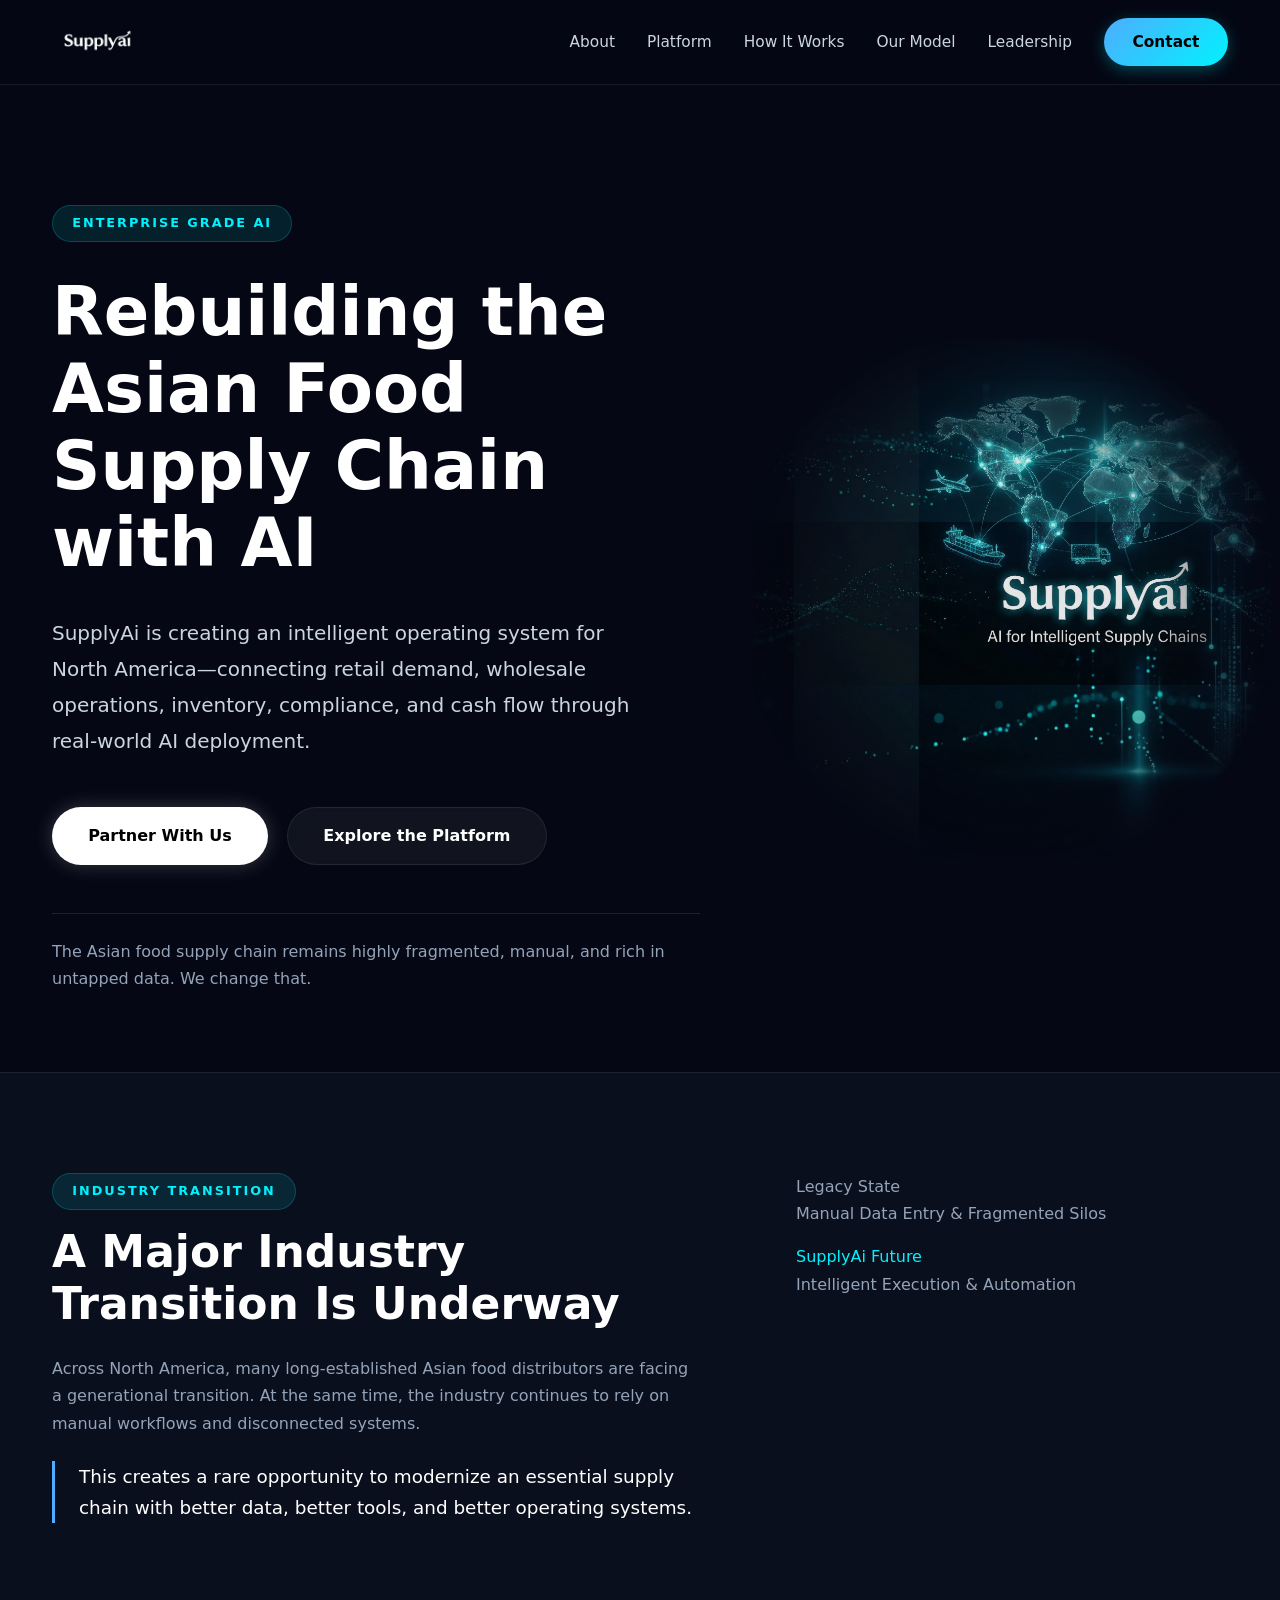
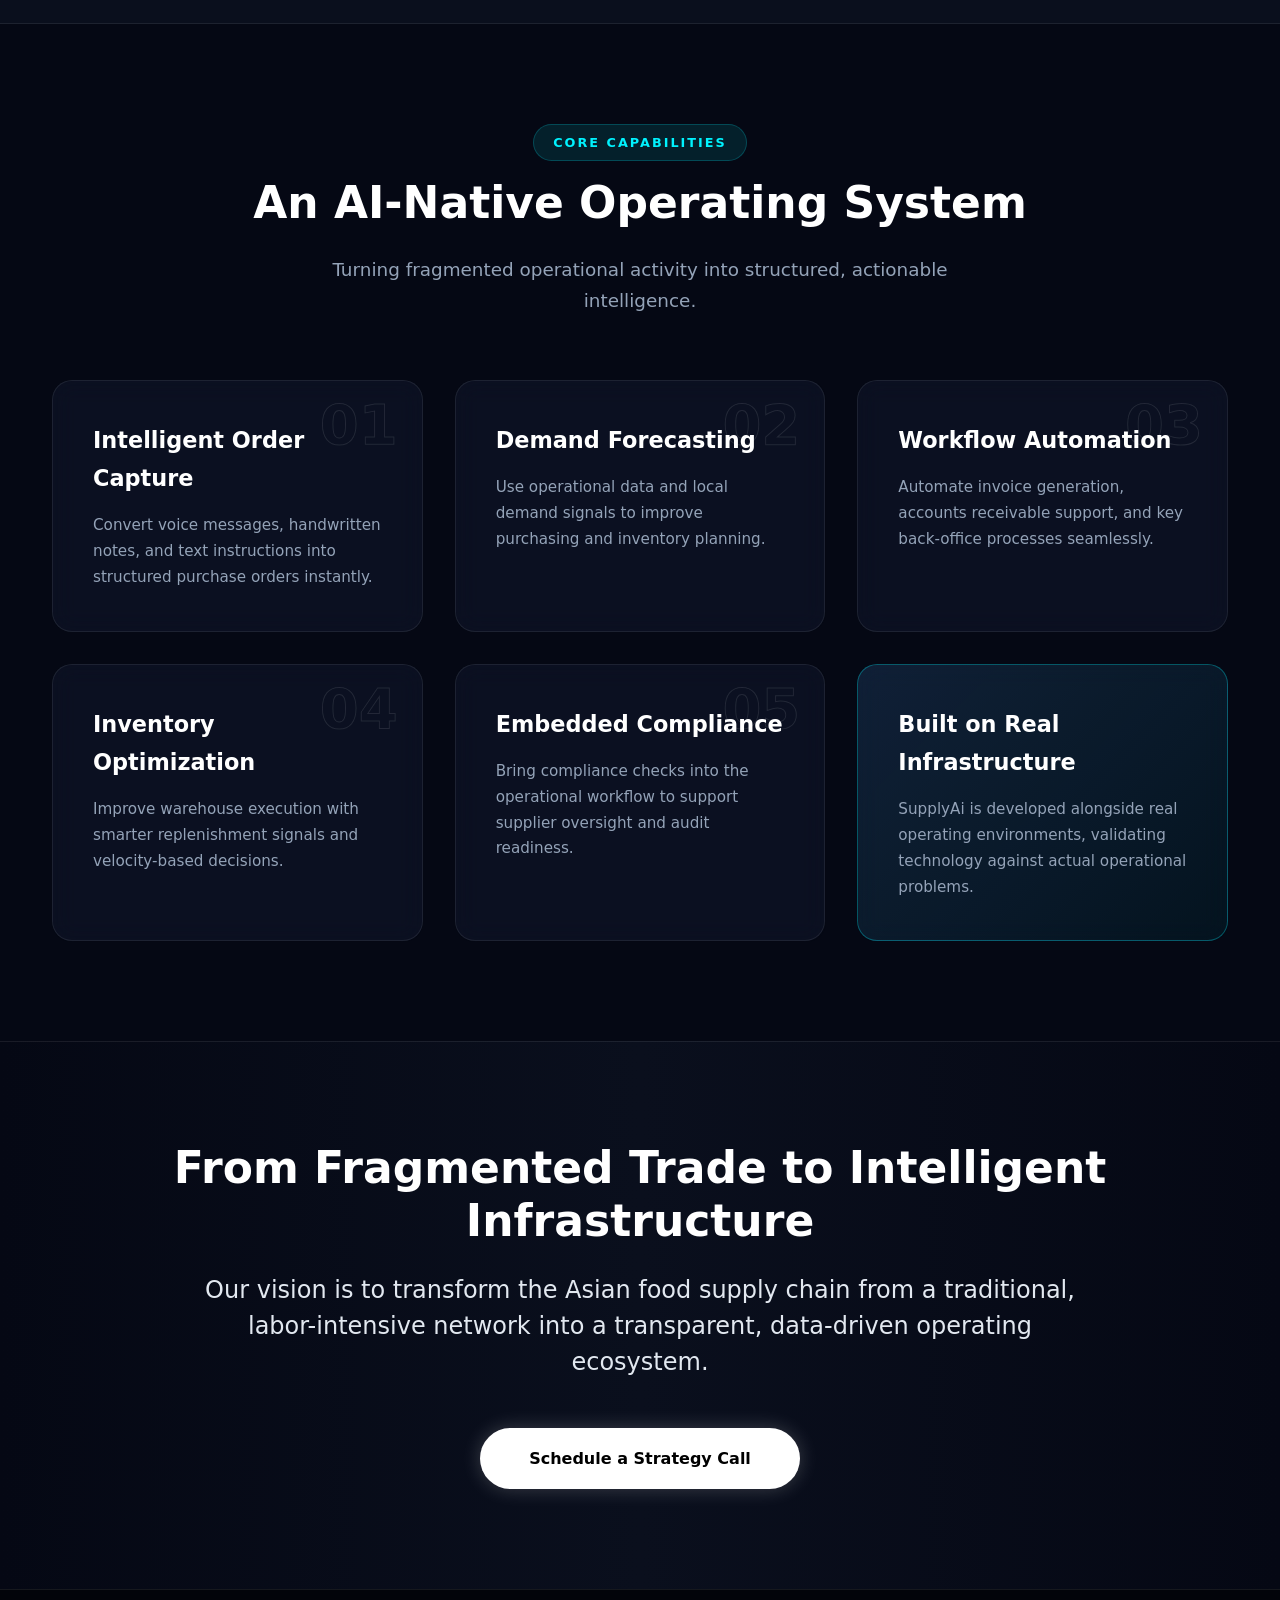
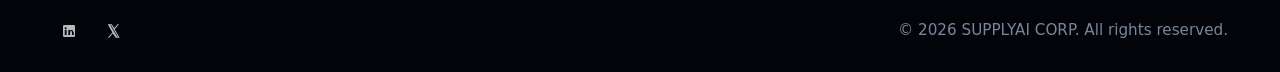
<file: index.html>
<!DOCTYPE html>
<html lang="en">
<head>
  <meta charset="UTF-8">
  <meta name="viewport" content="width=device-width, initial-scale=1.0">
  <meta name="description" content="SupplyAi is building an AI-native operating system for the Asian food supply chain in North America.">
  <title>SupplyAi | AI-Native Operating System for Food Distribution</title>
  <link rel="stylesheet" href="style.css">
  <link rel="icon" type="image/png" href="favicon.ico" />
</head>
<body>

<header class="main-header">
  <div class="container nav-wrapper">
    <a href="index.html" class="logo" aria-label="SupplyAi Home">
      <img src="icon.png" alt="SupplyAi Logo" class="logo-img">
    </a>

    <nav>
      <ul class="nav-links">
        <li><a href="about.html">About</a></li>
        <li><a href="platform.html">Platform</a></li>
        <li><a href="how-it-works.html">How It Works</a></li>
        <li><a href="model.html">Our Model</a></li>
        <li><a href="leadership.html">Leadership</a></li>
        <li><a href="contact.html" class="nav-cta">Contact</a></li>
      </ul>
    </nav>
  </div>
</header>

<section class="hero">
  <div class="container hero-grid">
    <div class="hero-content">
      <span class="section-label" style="margin-bottom: 2rem;">Enterprise Grade AI</span>
      <h1 class="hero-headline">Rebuilding the Asian Food Supply Chain with AI</h1>
      <p class="hero-subheadline">
        SupplyAi is creating an intelligent operating system for North America—connecting retail demand, wholesale operations, inventory, compliance, and cash flow through real-world AI deployment.
      </p>

      <div class="cta-group" style="margin-top: 1rem;">
        <a href="contact.html" class="btn btn-primary">Partner With Us</a>
        <a href="platform.html" class="btn btn-secondary">Explore the Platform</a>
      </div>

      <div class="hero-support">
        <p>The Asian food supply chain remains highly fragmented, manual, and rich in untapped data. We change that.</p>
      </div>
    </div>

    <div class="hero-image hologram-effect">
      <img src="ai-supply-chain-visual.jpg" alt="SupplyAi Global Intelligence">
    </div>
  </div>

  <!--
  <div class="container">
    <div class="hero-metrics-bar">
      <div class="metric-item">
        <h4 class="metric-number">30%</h4>
        <p class="metric-text">OpEx Efficiency Gain</p>
      </div>
      <div class="divider"></div>
      <div class="metric-item">
        <h4 class="metric-number">10x</h4>
        <p class="metric-text">Data Structuring Speed</p>
      </div>
      <div class="divider"></div>
      <div class="metric-item">
        <h4 class="metric-number">API</h4>
        <p class="metric-text">Seamless ERP Sync</p>
      </div>
    </div>
  </div>
  -->
</section>

<section class="section section-why bg-light">
  <div class="container">
    <div class="hero-grid" style="align-items: flex-start;">
      <div class="hero-content">
        <span class="section-label">Industry Transition</span>
        <h2 class="section-title">A Major Industry Transition Is Underway</h2>
        <div class="text-block">
          <p style="margin-bottom: 1.5rem;">Across North America, many long-established Asian food distributors are facing a generational transition. At the same time, the industry continues to rely on manual workflows and disconnected systems.</p>
          <p style="font-size: 1.15rem; border-left: 3px solid var(--accent-blue); padding-left: 1.5rem; color: #ffffff; font-weight: 500;">
            This creates a rare opportunity to modernize an essential supply chain with better data, better tools, and better operating systems.
          </p>
        </div>
      </div>

      <div class="transition-visual">
        <div class="status-item">
          <span class="status-label">Legacy State</span>
          <div class="status-bar"><div class="bar-fill legacy" style="width: 85%;"></div></div>
          <span class="status-desc" style="color: #94a3b8;">Manual Data Entry & Fragmented Silos</span>
        </div>
        <div class="status-item" style="margin-top: 1rem;">
          <span class="status-label" style="color: var(--accent-cyan);">SupplyAi Future</span>
          <div class="status-bar"><div class="bar-fill future" style="width: 100%;"></div></div>
          <span class="status-desc">Intelligent Execution & Automation</span>
        </div>
      </div>
    </div>
  </div>
</section>

<section class="section section-capabilities">
  <div class="container">
    <div class="section-header text-center">
      <span class="section-label">Core Capabilities</span>
      <h2 class="section-title">An AI-Native Operating System</h2>
      <p style="max-width: 700px; margin: 0 auto; font-size: 1.15rem;">Turning fragmented operational activity into structured, actionable intelligence.</p>
    </div>

    <div class="grid-capabilities">
      <div class="card">
        <div class="card-num">01</div>
        <h4>Intelligent Order Capture</h4>
        <p>Convert voice messages, handwritten notes, and text instructions into structured purchase orders instantly.</p>
      </div>
      <div class="card">
        <div class="card-num">02</div>
        <h4>Demand Forecasting</h4>
        <p>Use operational data and local demand signals to improve purchasing and inventory planning.</p>
      </div>
      <div class="card">
        <div class="card-num">03</div>
        <h4>Workflow Automation</h4>
        <p>Automate invoice generation, accounts receivable support, and key back-office processes seamlessly.</p>
      </div>
      <div class="card">
        <div class="card-num">04</div>
        <h4>Inventory Optimization</h4>
        <p>Improve warehouse execution with smarter replenishment signals and velocity-based decisions.</p>
      </div>
      <div class="card">
        <div class="card-num">05</div>
        <h4>Embedded Compliance</h4>
        <p>Bring compliance checks into the operational workflow to support supplier oversight and audit readiness.</p>
      </div>
      <div class="card featured-card">
        <h4>Built on Real Infrastructure</h4>
        <p>SupplyAi is developed alongside real operating environments, validating technology against actual operational problems.</p>
      </div>
    </div>
  </div>
</section>

<section class="section" style="background: linear-gradient(to right, #050814, #0a0f1d, #050814); border-top: 1px solid var(--glass-border);">
  <div class="container text-center">
    <h2 class="section-title">From Fragmented Trade to Intelligent Infrastructure</h2>
    <p style="font-size: 1.5rem; max-width: 900px; margin: 0 auto; font-weight: 400; line-height: 1.5; color: #e2e8f0;">Our vision is to transform the Asian food supply chain from a traditional, labor-intensive network into a transparent, data-driven operating ecosystem.</p>

    <div style="margin-top: 3rem;">
      <a href="contact.html" class="btn btn-primary" style="padding: 1rem 3rem;">Schedule a Strategy Call</a>
    </div>
  </div>
</section>

<footer class="footer">
  <div class="container footer-grid">
    <div class="footer-social">
      <a href="https://www.linkedin.com/company/supplyai-solutions/?viewAsMember=true"
         target="_blank"
         rel="noopener noreferrer"
         aria-label="LinkedIn">
        <svg viewBox="0 0 24 24" fill="currentColor" class="social-icon" aria-hidden="true">
          <path d="M19 3A2 2 0 0 1 21 5V19A2 2 0 0 1 19 21H5A2 2 0 0 1 3 19V5A2 2 0 0 1 5 3H19ZM8.34 10.67H5.67V18H8.34V10.67ZM7 6.42A1.58 1.58 0 1 0 7 9.58A1.58 1.58 0 1 0 7 6.42ZM18.33 13.53C18.33 11.12 16.86 10.34 15.5 10.34C14.4 10.34 13.91 10.95 13.67 11.38V10.67H11V18H13.67V14.07C13.67 13.03 13.87 12.02 15.16 12.02C16.43 12.02 16.45 13.21 16.45 14.14V18H19.12V13.53H18.33Z"/>
        </svg>
      </a>

      <a href="https://x.com/Supplyaiusa"
         target="_blank"
         rel="noopener noreferrer"
         aria-label="X">
        <svg viewBox="0 0 24 24" fill="currentColor" class="social-icon" aria-hidden="true">
          <path d="M18.9 2H21L14.56 9.36L22 22H16.18L11.62 15.92L6.33 22H4.22L11.11 14.08L4 2H9.97L14.09 7.56L18.9 2ZM18.16 20.73H19.33L9.34 3.2H8.08L18.16 20.73Z"/>
        </svg>
      </a>
    </div>

    <div class="footer-copyright">
      <p>&copy; 2026 SUPPLYAI CORP. All rights reserved.</p>
    </div>
  </div>
</footer>

</body>
</file>
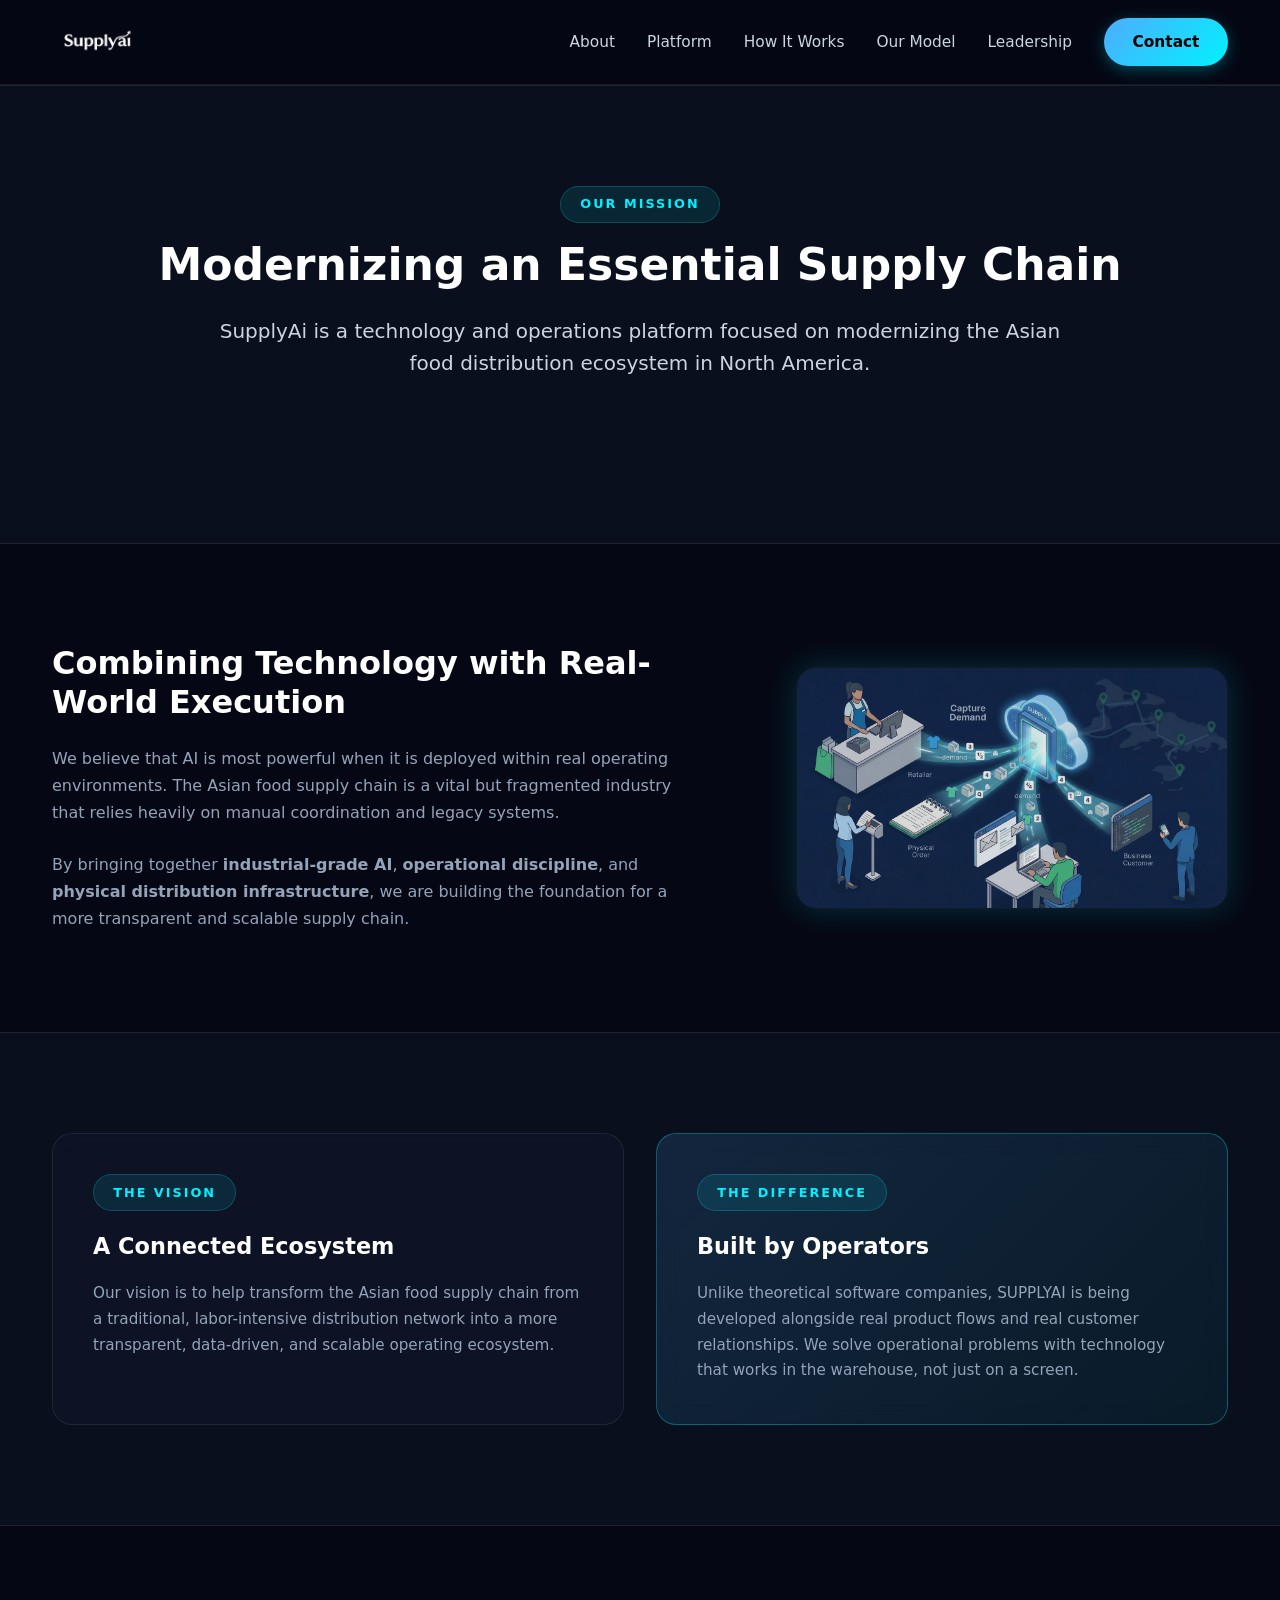
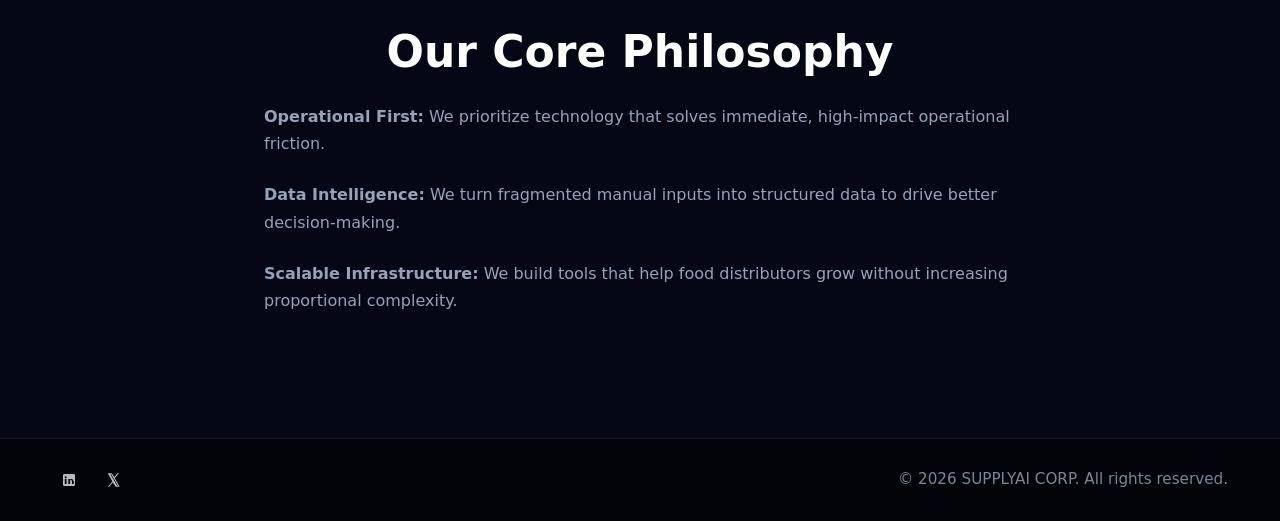
<file: about.html>
<!DOCTYPE html>
<html lang="en">
<head>
  <meta charset="UTF-8">
  <meta name="viewport" content="width=device-width, initial-scale=1.0">
  <meta name="description" content="SupplyAi is building an AI-native operating system for the Asian food supply chain in North America.">
  <title>SupplyAi | AI-Native Operating System for Food Distribution</title>
  <link rel="stylesheet" href="style.css">
  <link rel="icon" type="image/png" href="favicon.ico" />
</head>
<body>

<header class="main-header">
  <div class="container nav-wrapper">
    <a href="index.html" class="logo" aria-label="SupplyAi Home">
      <img src="icon.png" alt="SupplyAi Logo" class="logo-img">
    </a>

    <nav>
      <ul class="nav-links">
        <li><a href="about.html">About</a></li>
        <li><a href="platform.html">Platform</a></li>
        <li><a href="how-it-works.html">How It Works</a></li>
        <li><a href="model.html">Our Model</a></li>
        <li><a href="leadership.html">Leadership</a></li>
        <li><a href="contact.html" class="nav-cta">Contact</a></li>
      </ul>
    </nav>
  </div>
</header>

<section class="section bg-light">
  <div class="container">
    <div class="section-header text-center">
      <h2 class="section-label">Our Mission</h2>
      <h1 class="section-title">Modernizing an Essential Supply Chain</h1>
      <p class="vision-text">
        SupplyAi is a technology and operations platform focused on modernizing the Asian food distribution ecosystem in North America.
      </p>
    </div>
  </div>
</section>

<section class="section">
  <div class="container hero-grid">
    <div class="hero-content">
      <h3 class="section-title" style="font-size: 2rem;">Combining Technology with Real-World Execution</h3>
      <p>We believe that AI is most powerful when it is deployed within real operating environments. The Asian food supply chain is a vital but fragmented industry that relies heavily on manual coordination and legacy systems.</p>
      <p style="margin-top: 1.5rem;">By bringing together <strong>industrial-grade AI</strong>, <strong>operational discipline</strong>, and <strong>physical distribution infrastructure</strong>, we are building the foundation for a more transparent and scalable supply chain.</p>
    </div>
    <div class="hero-image">
      <img src="warehouse-operations.jpg" alt="Supply Chain Operations">
    </div>
  </div>
</section>

<section class="section bg-light">
  <div class="container grid-capabilities">
    <div class="card">
      <h2 class="section-label">The Vision</h2>
      <h4>A Connected Ecosystem</h4>
      <p>Our vision is to help transform the Asian food supply chain from a traditional, labor-intensive distribution network into a more transparent, data-driven, and scalable operating ecosystem.</p>
    </div>
    <div class="card featured-card">
      <h2 class="section-label" >The Difference</h2>
      <h4>Built by Operators</h4>
      <p>Unlike theoretical software companies, SUPPLYAI is being developed alongside real product flows and real customer relationships. We solve operational problems with technology that works in the warehouse, not just on a screen.</p>
    </div>
  </div>
</section>

<section class="section">
  <div class="container text-center">
    <h3 class="section-title">Our Core Philosophy</h3>
    <div class="text-block" style="max-width: 800px; margin: 0 auto; text-align: left;">
      <ul style="list-style: none; padding: 0;">
        <li style="margin-bottom: 1.5rem; padding-left: 1.5rem; border-left: 3px solid var(--brand-blue);">
          <strong>Operational First:</strong> We prioritize technology that solves immediate, high-impact operational friction.
        </li>
        <li style="margin-bottom: 1.5rem; padding-left: 1.5rem; border-left: 3px solid var(--brand-blue);">
          <strong>Data Intelligence:</strong> We turn fragmented manual inputs into structured data to drive better decision-making.
        </li>
        <li style="margin-bottom: 1.5rem; padding-left: 1.5rem; border-left: 3px solid var(--brand-blue);">
          <strong>Scalable Infrastructure:</strong> We build tools that help food distributors grow without increasing proportional complexity.
        </li>
      </ul>
    </div>
  </div>
</section>


<footer class="footer">
  <div class="container footer-grid">
    <div class="footer-social">
      <a href="https://www.linkedin.com/company/supplyai-solutions/?viewAsMember=true"
         target="_blank"
         rel="noopener noreferrer"
         aria-label="LinkedIn">
        <svg viewBox="0 0 24 24" fill="currentColor" class="social-icon" aria-hidden="true">
          <path d="M19 3A2 2 0 0 1 21 5V19A2 2 0 0 1 19 21H5A2 2 0 0 1 3 19V5A2 2 0 0 1 5 3H19ZM8.34 10.67H5.67V18H8.34V10.67ZM7 6.42A1.58 1.58 0 1 0 7 9.58A1.58 1.58 0 1 0 7 6.42ZM18.33 13.53C18.33 11.12 16.86 10.34 15.5 10.34C14.4 10.34 13.91 10.95 13.67 11.38V10.67H11V18H13.67V14.07C13.67 13.03 13.87 12.02 15.16 12.02C16.43 12.02 16.45 13.21 16.45 14.14V18H19.12V13.53H18.33Z"/>
        </svg>
      </a>

      <a href="https://x.com/Supplyaiusa"
         target="_blank"
         rel="noopener noreferrer"
         aria-label="X">
        <svg viewBox="0 0 24 24" fill="currentColor" class="social-icon" aria-hidden="true">
          <path d="M18.9 2H21L14.56 9.36L22 22H16.18L11.62 15.92L6.33 22H4.22L11.11 14.08L4 2H9.97L14.09 7.56L18.9 2ZM18.16 20.73H19.33L9.34 3.2H8.08L18.16 20.73Z"/>
        </svg>
      </a>
    </div>

    <div class="footer-copyright">
      <p>&copy; 2026 SUPPLYAI CORP. All rights reserved.</p>
    </div>
  </div>
</footer>
</body>
</html>
</file>
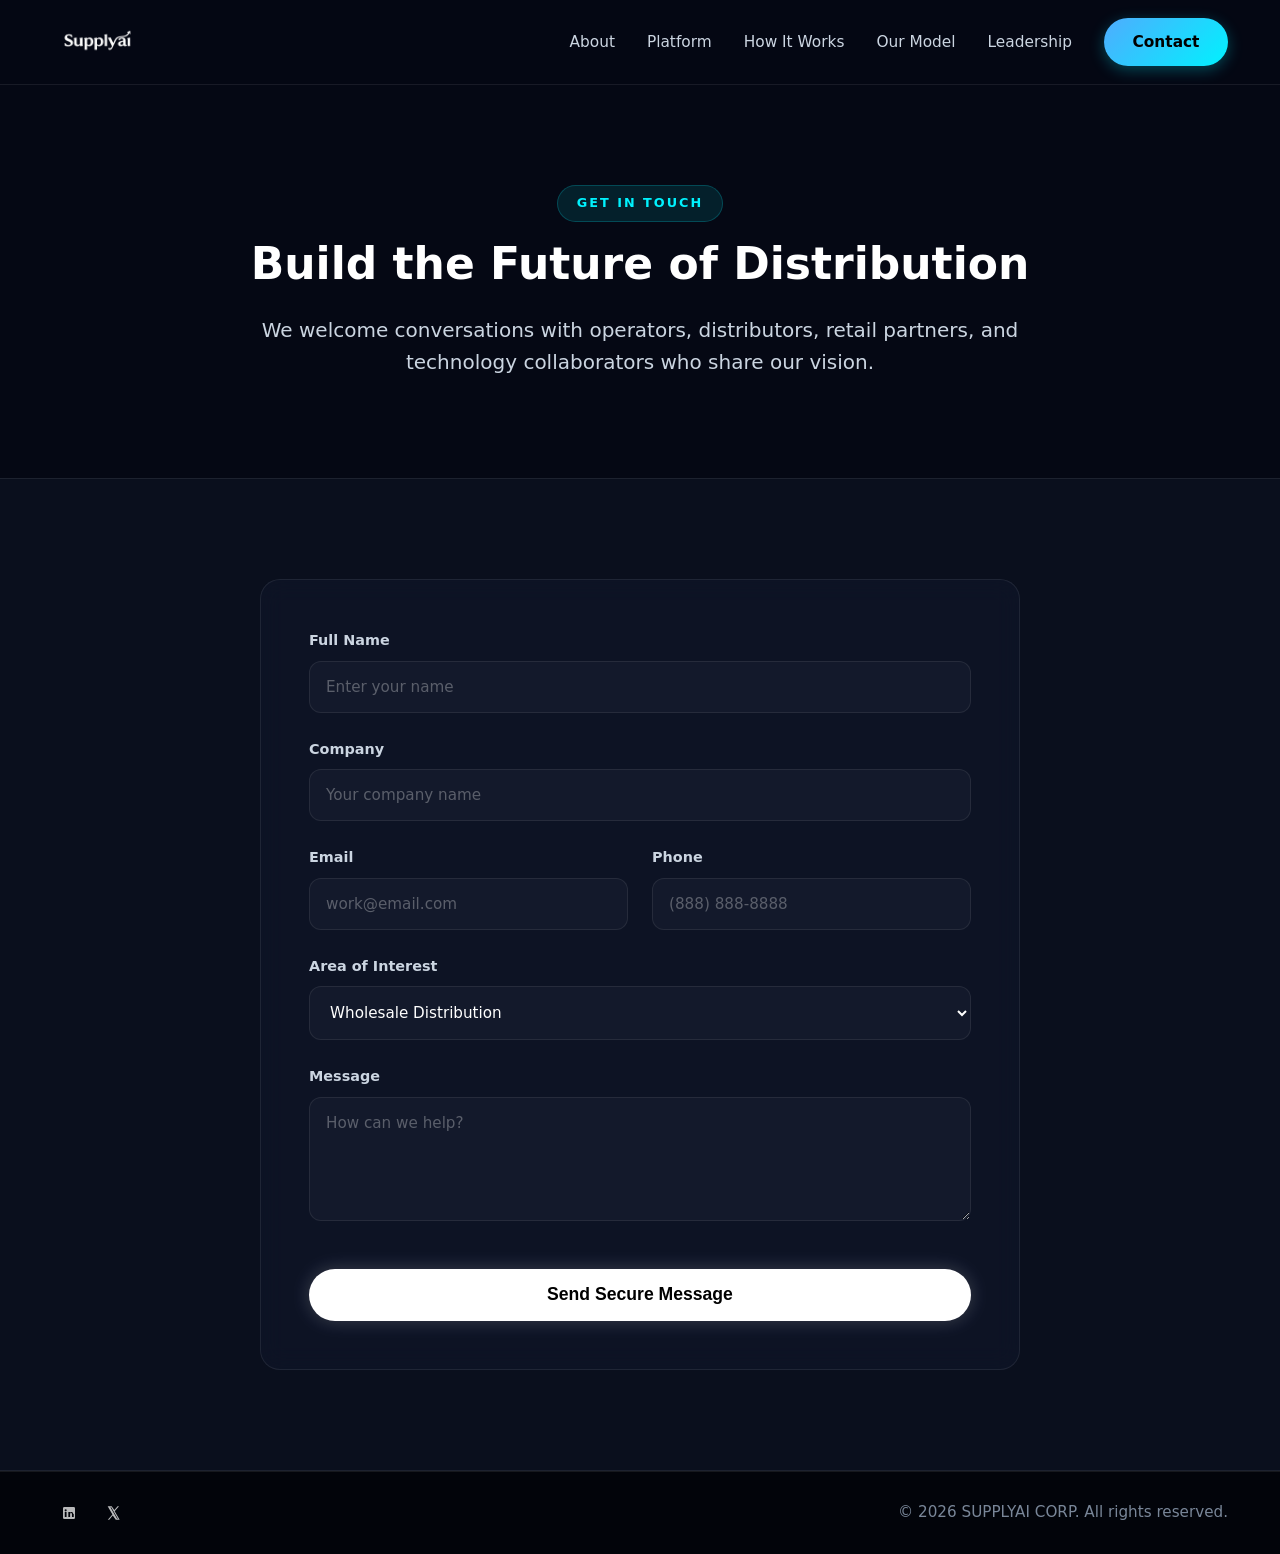
<file: contact.html>
<!DOCTYPE html>
<html lang="en">
<head>
  <meta charset="UTF-8">
  <meta name="viewport" content="width=device-width, initial-scale=1.0">
  <title>Contact Us | SupplyAi</title>
  <link rel="stylesheet" href="style.css">
</head>
<body>

<header class="main-header">
  <div class="container nav-wrapper">
    <a href="index.html" class="logo" aria-label="SupplyAi Home">
      <img src="icon.png" alt="SupplyAi Logo" class="logo-img">
    </a>

    <nav>
      <ul class="nav-links">
        <li><a href="about.html">About</a></li>
        <li><a href="platform.html">Platform</a></li>
        <li><a href="how-it-works.html">How It Works</a></li>
        <li><a href="model.html">Our Model</a></li>
        <li><a href="leadership.html">Leadership</a></li>
        <li><a href="contact.html" class="nav-cta active">Contact</a></li>
      </ul>
    </nav>
  </div>
</header>

<section class="section">
  <div class="container text-center">
    <h2 class="section-label">Get in Touch</h2>
    <h1 class="section-title">Build the Future of Distribution</h1>
    <p class="vision-text">
      We welcome conversations with operators, distributors, retail partners, and technology collaborators who share our vision.
    </p>
  </div>
</section>

<section class="section bg-light">
  <div class="container">
    <div class="contact-form-wrap">
      <div class="card contact-form-card">
        <form action="https://api.web3forms.com/submit" method="POST">
          <input type="hidden" name="access_key" value="YOUR_ACCESS_KEY_HERE">
          <input type="checkbox" name="botcheck" class="hidden" style="display: none;">
          <input type="hidden" name="subject" value="New Lead from SupplyAi Website">

          <div class="form-group">
            <label>Full Name</label>
            <input type="text" name="Name" placeholder="Enter your name" required>
          </div>

          <div class="form-group">
            <label>Company</label>
            <input type="text" name="Company" placeholder="Your company name" required>
          </div>

          <div class="form-row">
            <div class="form-group">
              <label>Email</label>
              <input type="email" name="Email" placeholder="work@email.com" required>
            </div>
            <div class="form-group">
              <label>Phone</label>
              <input type="tel" name="Phone" placeholder="(888) 888-8888">
            </div>
          </div>

          <div class="form-group">
            <label>Area of Interest</label>
            <select name="Interest">
              <option value="Wholesale Distribution">Wholesale Distribution</option>
              <option value="Retail Operations">Retail Operations</option>
              <option value="Technology Collaboration">Technology Collaboration</option>
              <option value="Strategic Stakeholder">Strategic Stakeholder</option>
            </select>
          </div>

          <div class="form-group form-group-last">
            <label>Message</label>
            <textarea name="Message" rows="5" placeholder="How can we help?" required></textarea>
          </div>

          <button type="submit" class="btn btn-primary contact-submit-btn">
            Send Secure Message
          </button>
        </form>
      </div>
    </div>
  </div>
</section>

<footer class="footer">
  <div class="container footer-grid">
    <div class="footer-social">
      <a href="https://www.linkedin.com/company/supplyai-solutions/?viewAsMember=true"
         target="_blank"
         rel="noopener noreferrer"
         aria-label="LinkedIn">
        <svg viewBox="0 0 24 24" fill="currentColor" class="social-icon" aria-hidden="true">
          <path d="M19 3A2 2 0 0 1 21 5V19A2 2 0 0 1 19 21H5A2 2 0 0 1 3 19V5A2 2 0 0 1 5 3H19ZM8.34 10.67H5.67V18H8.34V10.67ZM7 6.42A1.58 1.58 0 1 0 7 9.58A1.58 1.58 0 1 0 7 6.42ZM18.33 13.53C18.33 11.12 16.86 10.34 15.5 10.34C14.4 10.34 13.91 10.95 13.67 11.38V10.67H11V18H13.67V14.07C13.67 13.03 13.87 12.02 15.16 12.02C16.43 12.02 16.45 13.21 16.45 14.14V18H19.12V13.53H18.33Z"/>
        </svg>
      </a>

      <a href="https://x.com/Supplyaiusa"
         target="_blank"
         rel="noopener noreferrer"
         aria-label="X">
        <svg viewBox="0 0 24 24" fill="currentColor" class="social-icon" aria-hidden="true">
          <path d="M18.9 2H21L14.56 9.36L22 22H16.18L11.62 15.92L6.33 22H4.22L11.11 14.08L4 2H9.97L14.09 7.56L18.9 2ZM18.16 20.73H19.33L9.34 3.2H8.08L18.16 20.73Z"/>
        </svg>
      </a>
    </div>

    <div class="footer-copyright">
      <p>&copy; 2026 SUPPLYAI CORP. All rights reserved.</p>
    </div>
  </div>
</footer>

</body>
</html>
</file>
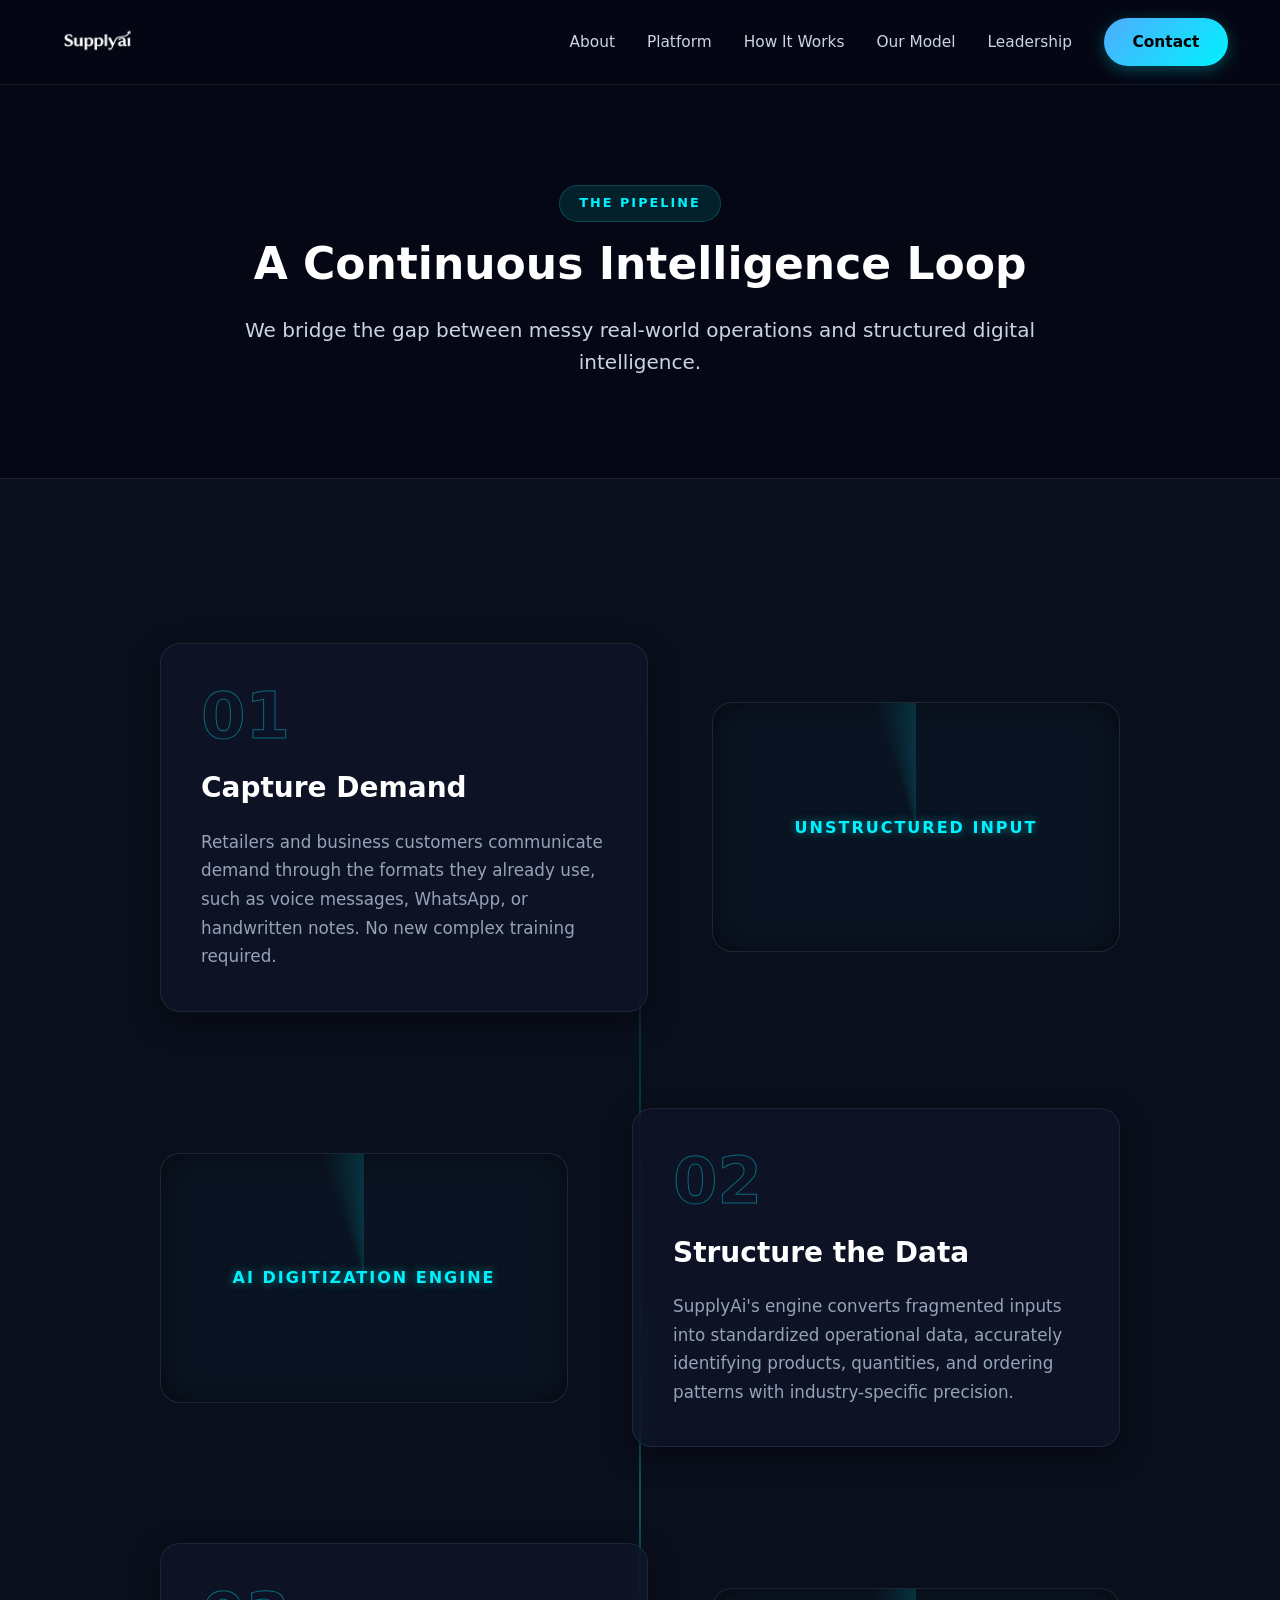
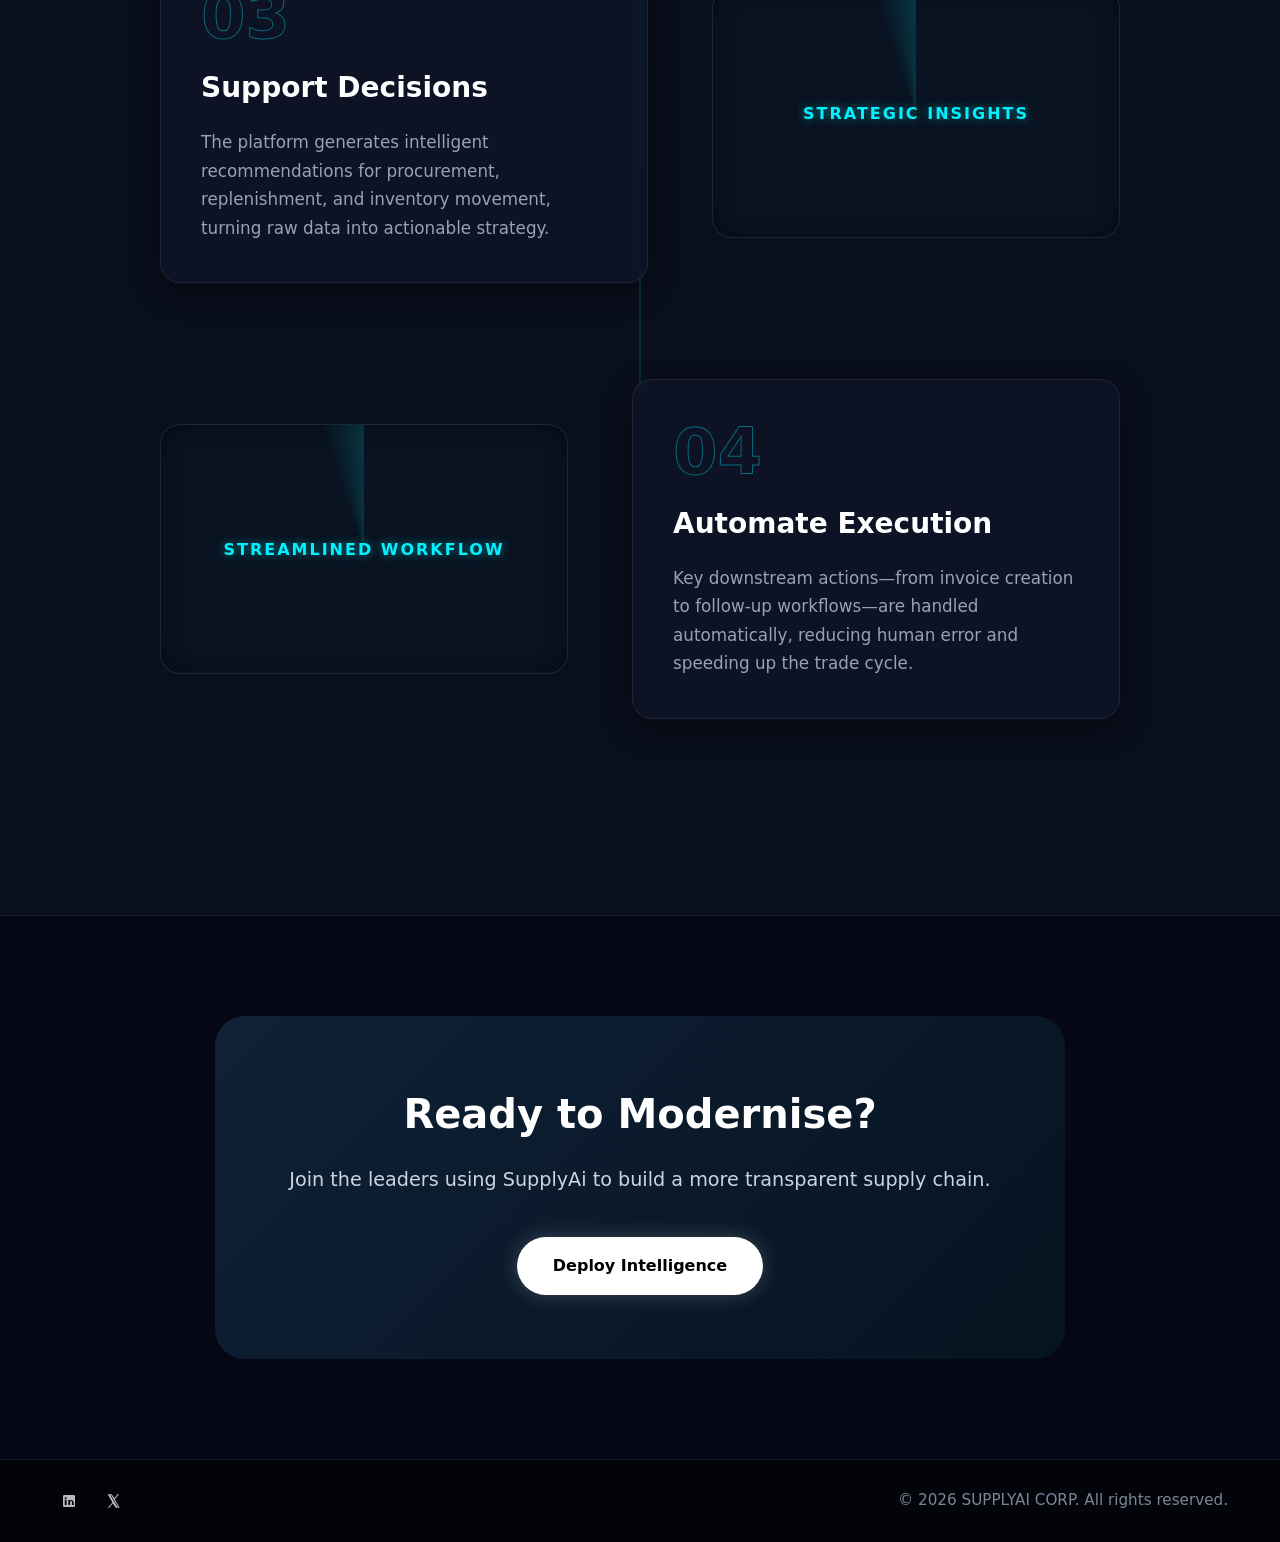
<file: how-it-works.html>
<!DOCTYPE html>
<html lang="en">
<head>
  <meta charset="UTF-8">
  <meta name="viewport" content="width=device-width, initial-scale=1.0">
  <meta name="description" content="SupplyAi is building an AI-native operating system for the Asian food supply chain in North America.">
  <title>SupplyAi | AI-Native Operating System for Food Distribution</title>
  <link rel="stylesheet" href="style.css">
  <link rel="icon" type="image/png" href="favicon.ico" />
</head>
<body>

<header class="main-header">
  <div class="container nav-wrapper">
    <a href="index.html" class="logo" aria-label="SupplyAi Home">
      <img src="icon.png" alt="SupplyAi Logo" class="logo-img">
    </a>

    <nav>
      <ul class="nav-links">
        <li><a href="about.html">About</a></li>
        <li><a href="platform.html">Platform</a></li>
        <li><a href="how-it-works.html">How It Works</a></li>
        <li><a href="model.html">Our Model</a></li>
        <li><a href="leadership.html">Leadership</a></li>
        <li><a href="contact.html" class="nav-cta">Contact</a></li>
      </ul>
    </nav>
  </div>
</header>

<section class="section">
  <div class="container text-center">
    <h2 class="section-label">The Pipeline</h2>
    <h1 class="section-title">A Continuous Intelligence Loop</h1>
    <p class="vision-text">We bridge the gap between messy real-world operations and structured digital intelligence.</p>
  </div>
</section>

<section class="section bg-light" style="overflow: hidden;">
  <div class="process-container">

    <div class="process-step">
      <div class="process-content">
        <div class="process-number">01</div>
        <h3>Capture Demand</h3>
        <p>Retailers and business customers communicate demand through the formats they already use, such as voice messages, WhatsApp, or handwritten notes. No new complex training required.</p>
      </div>
      <div class="process-visual"><span class="visual-placeholder">Unstructured Input</span></div>
    </div>

    <div class="process-step">
      <div class="process-content">
        <div class="process-number">02</div>
        <h3>Structure the Data</h3>
        <p>SupplyAi's engine converts fragmented inputs into standardized operational data, accurately identifying products, quantities, and ordering patterns with industry-specific precision.</p>
      </div>
      <div class="process-visual"><span class="visual-placeholder">AI Digitization Engine</span></div>
    </div>

    <div class="process-step">
      <div class="process-content">
        <div class="process-number">03</div>
        <h3>Support Decisions</h3>
        <p>The platform generates intelligent recommendations for procurement, replenishment, and inventory movement, turning raw data into actionable strategy.</p>
      </div>
      <div class="process-visual"><span class="visual-placeholder">Strategic Insights</span></div>
    </div>

    <div class="process-step">
      <div class="process-content">
        <div class="process-number">04</div>
        <h3>Automate Execution</h3>
        <p>Key downstream actions—from invoice creation to follow-up workflows—are handled automatically, reducing human error and speeding up the trade cycle.</p>
      </div>
      <div class="process-visual"><span class="visual-placeholder">Streamlined Workflow</span></div>
    </div>

  </div>
</section>

<section class="section">
  <div class="container text-center">
    <div class="featured-card" style="max-width: 850px; margin: 0 auto; padding: 4rem; text-align: center; border-radius: 30px;">
      <h3 style="font-size: 2.5rem; margin-bottom: 1rem; color: #fff;">Ready to Modernise?</h3>
      <p style="font-size: 1.2rem; margin-bottom: 2.5rem; color: #cbd5e1;">Join the leaders using SupplyAi to build a more transparent supply chain.</p>
      <a href="contact.html" class="btn btn-primary">Deploy Intelligence</a>
    </div>
  </div>
</section>

<footer class="footer">
  <div class="container footer-grid">
    <div class="footer-social">
      <a href="https://www.linkedin.com/company/supplyai-solutions/?viewAsMember=true"
         target="_blank"
         rel="noopener noreferrer"
         aria-label="LinkedIn">
        <svg viewBox="0 0 24 24" fill="currentColor" class="social-icon" aria-hidden="true">
          <path d="M19 3A2 2 0 0 1 21 5V19A2 2 0 0 1 19 21H5A2 2 0 0 1 3 19V5A2 2 0 0 1 5 3H19ZM8.34 10.67H5.67V18H8.34V10.67ZM7 6.42A1.58 1.58 0 1 0 7 9.58A1.58 1.58 0 1 0 7 6.42ZM18.33 13.53C18.33 11.12 16.86 10.34 15.5 10.34C14.4 10.34 13.91 10.95 13.67 11.38V10.67H11V18H13.67V14.07C13.67 13.03 13.87 12.02 15.16 12.02C16.43 12.02 16.45 13.21 16.45 14.14V18H19.12V13.53H18.33Z"/>
        </svg>
      </a>

      <a href="https://x.com/Supplyaiusa"
         target="_blank"
         rel="noopener noreferrer"
         aria-label="X">
        <svg viewBox="0 0 24 24" fill="currentColor" class="social-icon" aria-hidden="true">
          <path d="M18.9 2H21L14.56 9.36L22 22H16.18L11.62 15.92L6.33 22H4.22L11.11 14.08L4 2H9.97L14.09 7.56L18.9 2ZM18.16 20.73H19.33L9.34 3.2H8.08L18.16 20.73Z"/>
        </svg>
      </a>
    </div>

    <div class="footer-copyright">
      <p>&copy; 2026 SUPPLYAI CORP. All rights reserved.</p>
    </div>
  </div>
</footer>
</body>
</html>
</file>
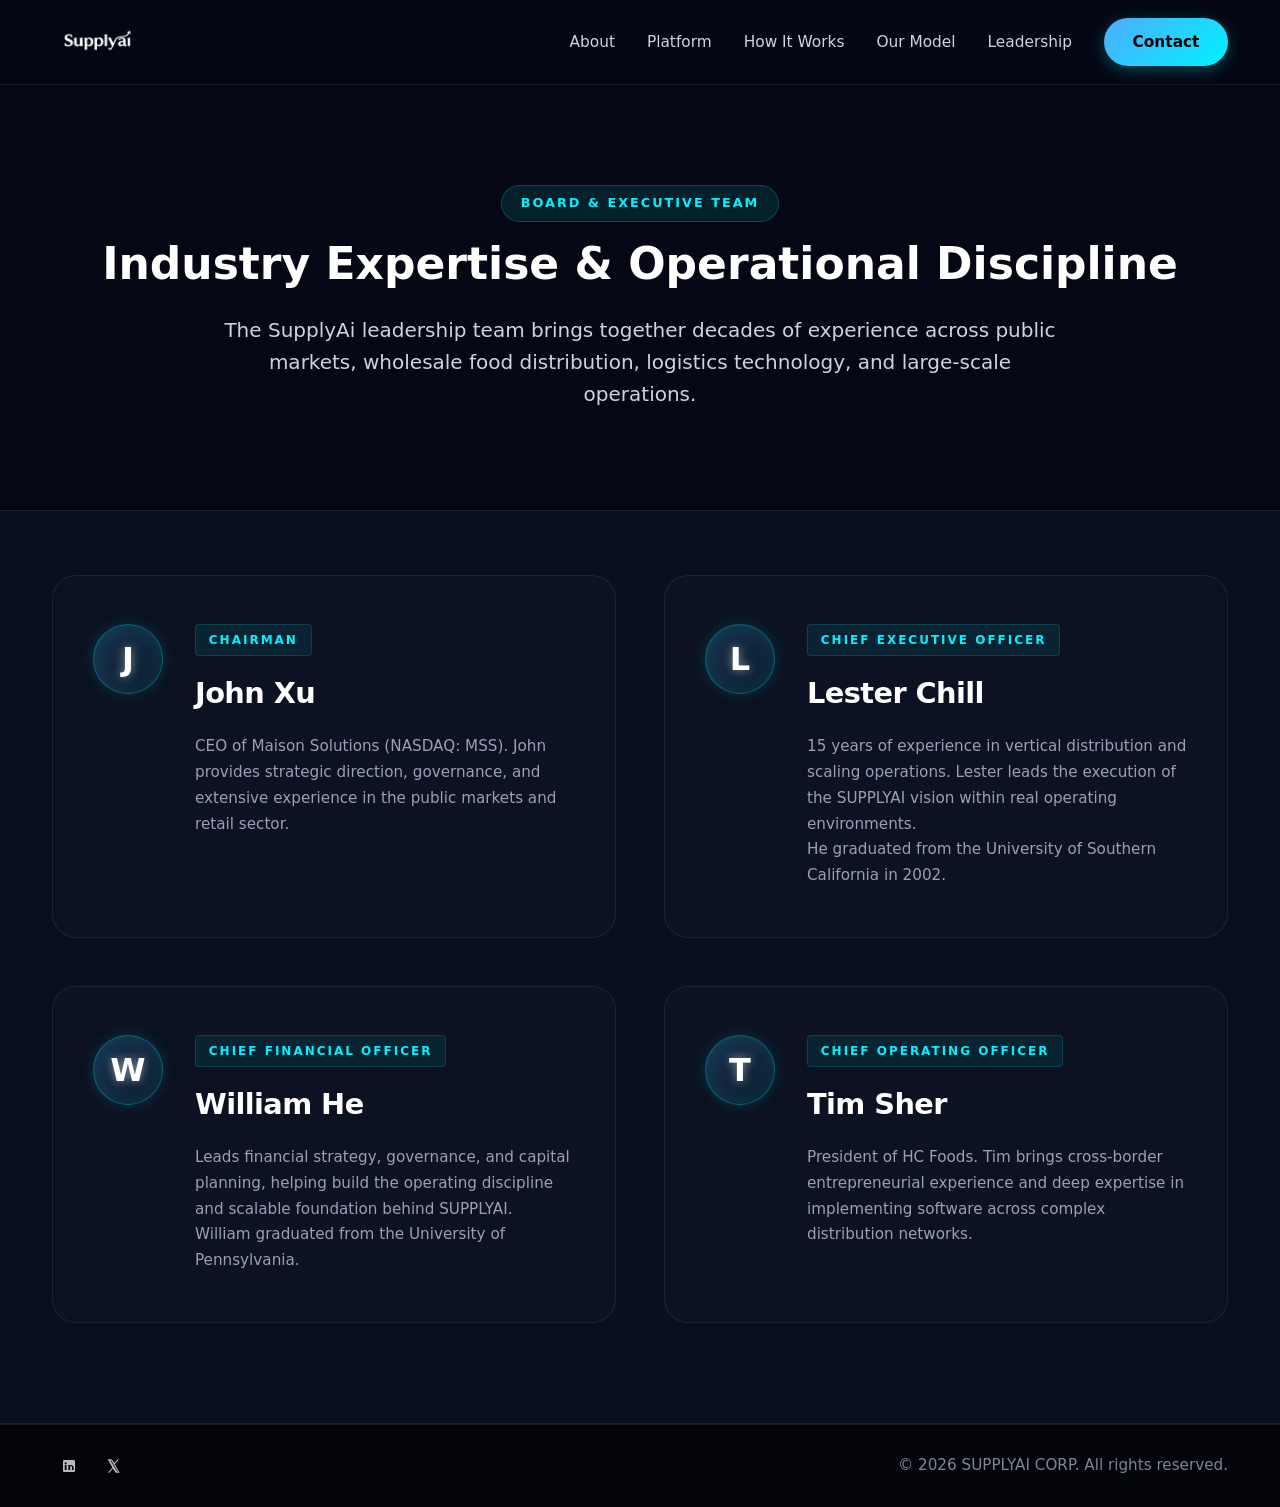
<file: leadership.html>
<!DOCTYPE html>
<html lang="en">
<head>
  <meta charset="UTF-8">
  <meta name="viewport" content="width=device-width, initial-scale=1.0">
  <meta name="description" content="SupplyAi is building an AI-native operating system for the Asian food supply chain in North America.">
  <title>SupplyAi | AI-Native Operating System for Food Distribution</title>
  <link rel="stylesheet" href="style.css">
  <link rel="icon" type="image/png" href="favicon.png" />
</head>
<body>

<header class="main-header">
  <div class="container nav-wrapper">
    <a href="index.html" class="logo" aria-label="SupplyAi Home">
      <img src="icon.png" alt="SupplyAi Logo" class="logo-img">
    </a>

    <nav>
      <ul class="nav-links">
        <li><a href="about.html">About</a></li>
        <li><a href="platform.html">Platform</a></li>
        <li><a href="how-it-works.html">How It Works</a></li>
        <li><a href="model.html">Our Model</a></li>
        <li><a href="leadership.html">Leadership</a></li>
        <li><a href="contact.html" class="nav-cta">Contact</a></li>
      </ul>
    </nav>
  </div>
</header>
<section class="section">
  <div class="container text-center">
    <h2 class="section-label">Board & Executive Team</h2>
    <h1 class="section-title">Industry Expertise & Operational Discipline</h1>
    <p class="vision-text">
      The SupplyAi leadership team brings together decades of experience across public markets, wholesale food distribution, logistics technology, and large-scale operations.
    </p>
  </div>
</section>

<section class="section bg-light" style="padding-top: 4rem;">
  <div class="container">

    <div class="leadership-grid">
      <div class="executive-card">
        <div class="exec-avatar">J</div>
        <div class="exec-info">
          <span class="exec-badge">Chairman</span>
          <h3 class="exec-name">John Xu</h3>
          <p class="exec-bio">CEO of Maison Solutions (NASDAQ: MSS). John provides strategic direction, governance, and extensive experience in the public markets and retail sector.</p>
        </div>
      </div>

      <div class="executive-card">
        <div class="exec-avatar">L</div>
        <div class="exec-info">
          <span class="exec-badge">Chief Executive Officer</span>
          <h3 class="exec-name">Lester Chill</h3>
          <p class="exec-bio">15 years of experience in vertical distribution and scaling operations. Lester leads the execution of the SUPPLYAI vision within real operating environments.</p> 
            <p class="exec-bio">He graduated from the University of Southern California in 2002.</p>
        </div>
      </div>

      <div class="executive-card">
        <div class="exec-avatar">W</div>
        <div class="exec-info">
          <span class="exec-badge">Chief Financial Officer</span>
          <h3 class="exec-name">William He</h3>
          <p class="exec-bio">Leads financial strategy, governance, and capital planning, helping build the operating discipline and scalable foundation behind SUPPLYAI. </p>
          <p class="exec-bio">William graduated from the University of Pennsylvania.</p>
        </div>
      </div>

      <!-- 高管卡片 4 -->
      <div class="executive-card">
        <div class="exec-avatar">T</div>
        <div class="exec-info">
          <span class="exec-badge">Chief Operating Officer</span>
          <h3 class="exec-name">Tim Sher</h3>
          <p class="exec-bio">President of HC Foods. Tim brings cross-border entrepreneurial experience and deep expertise in implementing software across complex distribution networks.</p>
        </div>
      </div>

    </div>
  </div>
</section>

<footer class="footer">
  <div class="container footer-grid">
    <div class="footer-social">
      <a href="https://www.linkedin.com/company/supplyai-solutions/?viewAsMember=true"
         target="_blank"
         rel="noopener noreferrer"
         aria-label="LinkedIn">
        <svg viewBox="0 0 24 24" fill="currentColor" class="social-icon" aria-hidden="true">
          <path d="M19 3A2 2 0 0 1 21 5V19A2 2 0 0 1 19 21H5A2 2 0 0 1 3 19V5A2 2 0 0 1 5 3H19ZM8.34 10.67H5.67V18H8.34V10.67ZM7 6.42A1.58 1.58 0 1 0 7 9.58A1.58 1.58 0 1 0 7 6.42ZM18.33 13.53C18.33 11.12 16.86 10.34 15.5 10.34C14.4 10.34 13.91 10.95 13.67 11.38V10.67H11V18H13.67V14.07C13.67 13.03 13.87 12.02 15.16 12.02C16.43 12.02 16.45 13.21 16.45 14.14V18H19.12V13.53H18.33Z"/>
        </svg>
      </a>

      <a href="https://x.com/Supplyaiusa"
         target="_blank"
         rel="noopener noreferrer"
         aria-label="X">
        <svg viewBox="0 0 24 24" fill="currentColor" class="social-icon" aria-hidden="true">
          <path d="M18.9 2H21L14.56 9.36L22 22H16.18L11.62 15.92L6.33 22H4.22L11.11 14.08L4 2H9.97L14.09 7.56L18.9 2ZM18.16 20.73H19.33L9.34 3.2H8.08L18.16 20.73Z"/>
        </svg>
      </a>
    </div>

    <div class="footer-copyright">
      <p>&copy; 2026 SUPPLYAI CORP. All rights reserved.</p>
    </div>
  </div>
</footer>

</body>
</html>
</file>
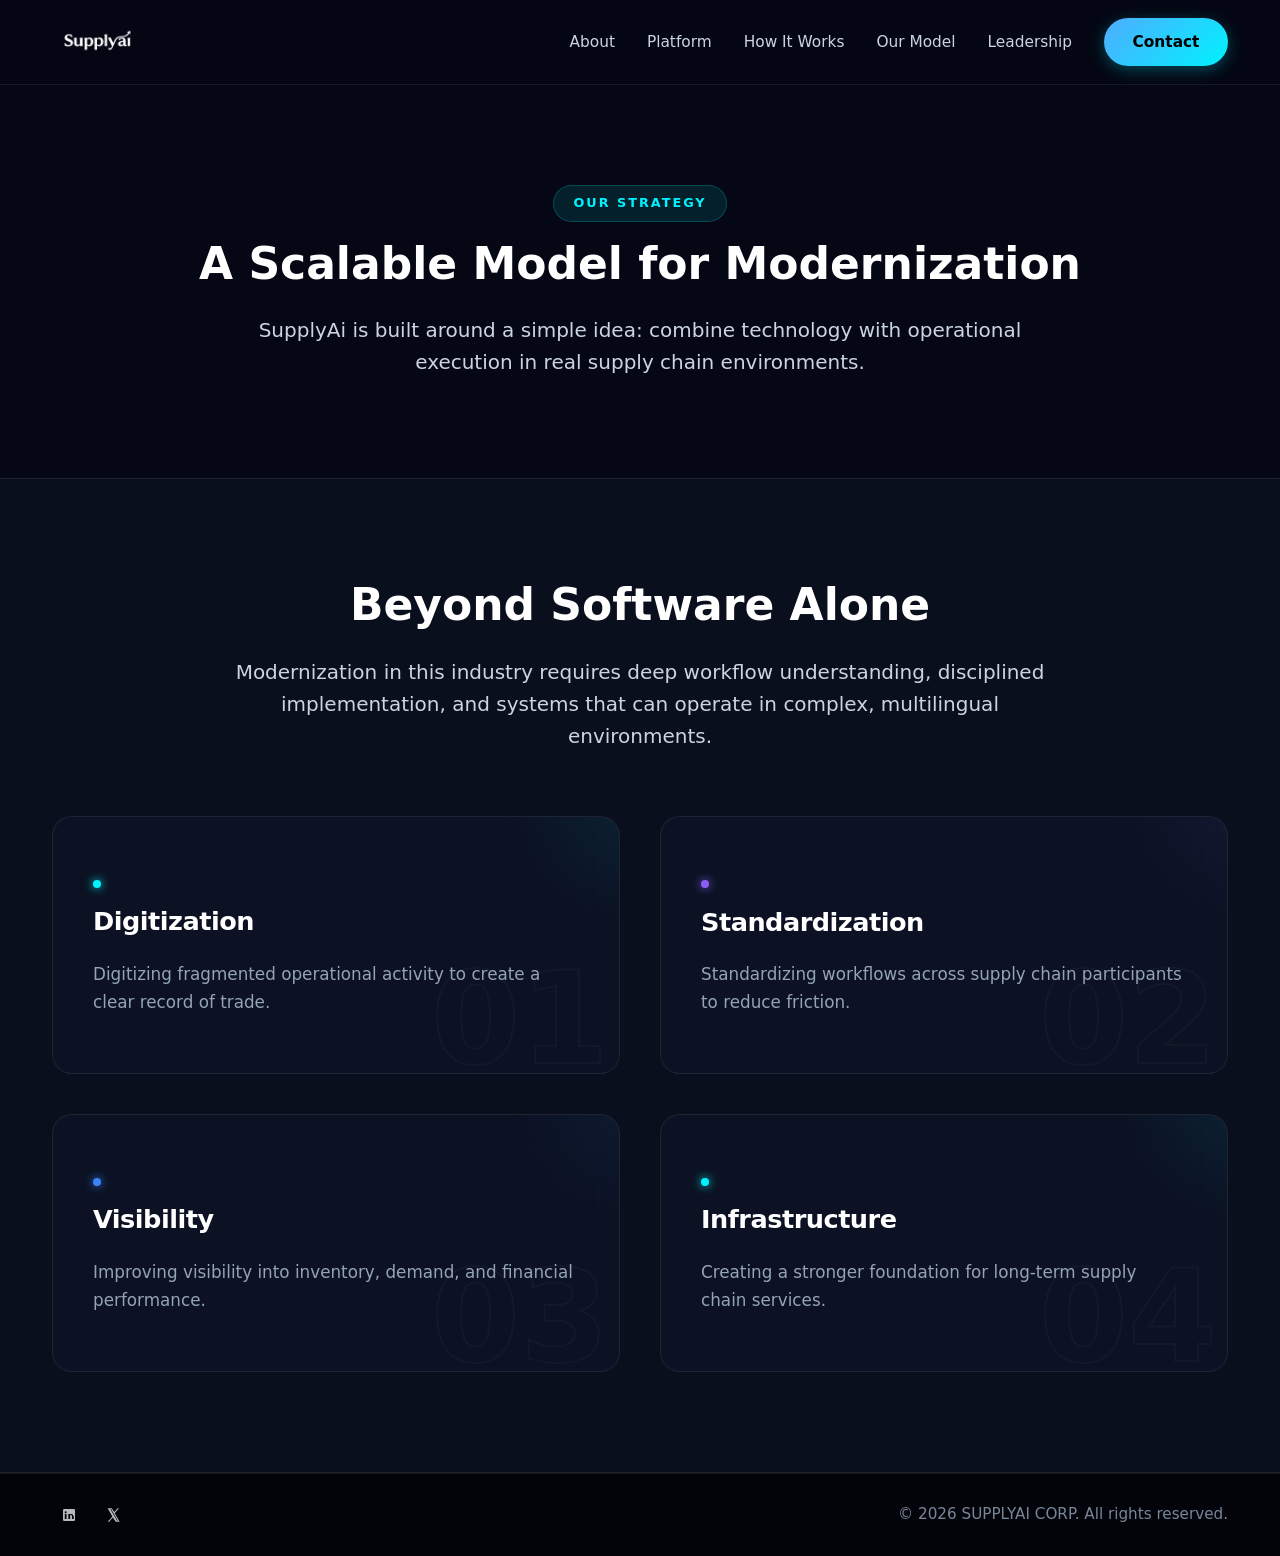
<file: model.html>
<!DOCTYPE html>
<html lang="en">
<head>
  <meta charset="UTF-8">
  <meta name="viewport" content="width=device-width, initial-scale=1.0">
  <meta name="description" content="SupplyAi is building an AI-native operating system for the Asian food supply chain in North America.">
  <title>SupplyAi | AI-Native Operating System for Food Distribution</title>
  <link rel="stylesheet" href="style.css">
  <link rel="icon" type="image/png" href="favicon.ico" />
</head>
<body>

<header class="main-header">
  <div class="container nav-wrapper">
    <a href="index.html" class="logo" aria-label="SupplyAi Home">
      <img src="icon.png" alt="SupplyAi Logo" class="logo-img">
    </a>

    <nav>
      <ul class="nav-links">
        <li><a href="about.html">About</a></li>
        <li><a href="platform.html">Platform</a></li>
        <li><a href="how-it-works.html">How It Works</a></li>
        <li><a href="model.html">Our Model</a></li>
        <li><a href="leadership.html">Leadership</a></li>
        <li><a href="contact.html" class="nav-cta">Contact</a></li>
      </ul>
    </nav>
  </div>
</header>

<section class="section">
  <div class="container text-center">
    <h2 class="section-label">Our Strategy</h2>
    <h1 class="section-title">A Scalable Model for Modernization</h1>
    <p class="vision-text">SupplyAi is built around a simple idea: combine technology with operational execution in real supply chain environments.</p>
  </div>
</section>

<section class="section bg-light">
  <div class="container">
    <div class="section-header text-center">
      <h3 class="section-title">Beyond Software Alone</h3>
      <p class="vision-text">Modernization in this industry requires deep workflow understanding, disciplined implementation, and systems that can operate in complex, multilingual environments.</p>
    </div>


    <div class="model-grid" style="margin-top: 3rem;">
      <div class="model-card">
        <div class="model-bg-glow"></div>
        <div class="model-watermark">01</div>
        <div class="model-content">
          <div class="neon-indicator"></div>
          <h4 class="model-title">Digitization</h4>
          <p>Digitizing fragmented operational activity to create a clear record of trade.</p>
        </div>
      </div>
      <div class="model-card">
        <div class="model-bg-glow" style="background: radial-gradient(circle at top right, rgba(139, 92, 246, 0.2), transparent 60%);"></div>
        <div class="model-watermark">02</div>
        <div class="model-content">
          <div class="neon-indicator" style="box-shadow: 0 0 10px #8b5cf6; background: #8b5cf6;"></div>
          <h4 class="model-title">Standardization</h4>
          <p>Standardizing workflows across supply chain participants to reduce friction.</p>
        </div>
      </div>
      <div class="model-card">
        <div class="model-bg-glow" style="background: radial-gradient(circle at top right, rgba(59, 130, 246, 0.2), transparent 60%);"></div>
        <div class="model-watermark">03</div>
        <div class="model-content">
          <div class="neon-indicator" style="box-shadow: 0 0 10px #3b82f6; background: #3b82f6;"></div>
          <h4 class="model-title">Visibility</h4>
          <p>Improving visibility into inventory, demand, and financial performance.</p>
        </div>
      </div>
      <div class="model-card">
        <div class="model-bg-glow"></div>
        <div class="model-watermark">04</div>
        <div class="model-content">
          <div class="neon-indicator"></div>
          <h4 class="model-title">Infrastructure</h4>
          <p>Creating a stronger foundation for long-term supply chain services.</p>
        </div>
      </div>

    </div>
  </div>
</section>

<footer class="footer">
  <div class="container footer-grid">
    <div class="footer-social">
      <a href="https://www.linkedin.com/company/supplyai-solutions/?viewAsMember=true"
         target="_blank"
         rel="noopener noreferrer"
         aria-label="LinkedIn">
        <svg viewBox="0 0 24 24" fill="currentColor" class="social-icon" aria-hidden="true">
          <path d="M19 3A2 2 0 0 1 21 5V19A2 2 0 0 1 19 21H5A2 2 0 0 1 3 19V5A2 2 0 0 1 5 3H19ZM8.34 10.67H5.67V18H8.34V10.67ZM7 6.42A1.58 1.58 0 1 0 7 9.58A1.58 1.58 0 1 0 7 6.42ZM18.33 13.53C18.33 11.12 16.86 10.34 15.5 10.34C14.4 10.34 13.91 10.95 13.67 11.38V10.67H11V18H13.67V14.07C13.67 13.03 13.87 12.02 15.16 12.02C16.43 12.02 16.45 13.21 16.45 14.14V18H19.12V13.53H18.33Z"/>
        </svg>
      </a>

      <a href="https://x.com/Supplyaiusa"
         target="_blank"
         rel="noopener noreferrer"
         aria-label="X">
        <svg viewBox="0 0 24 24" fill="currentColor" class="social-icon" aria-hidden="true">
          <path d="M18.9 2H21L14.56 9.36L22 22H16.18L11.62 15.92L6.33 22H4.22L11.11 14.08L4 2H9.97L14.09 7.56L18.9 2ZM18.16 20.73H19.33L9.34 3.2H8.08L18.16 20.73Z"/>
        </svg>
      </a>
    </div>

    <div class="footer-copyright">
      <p>&copy; 2026 SUPPLYAI CORP. All rights reserved.</p>
    </div>
  </div>
</footer>
</body>
</html>
</file>
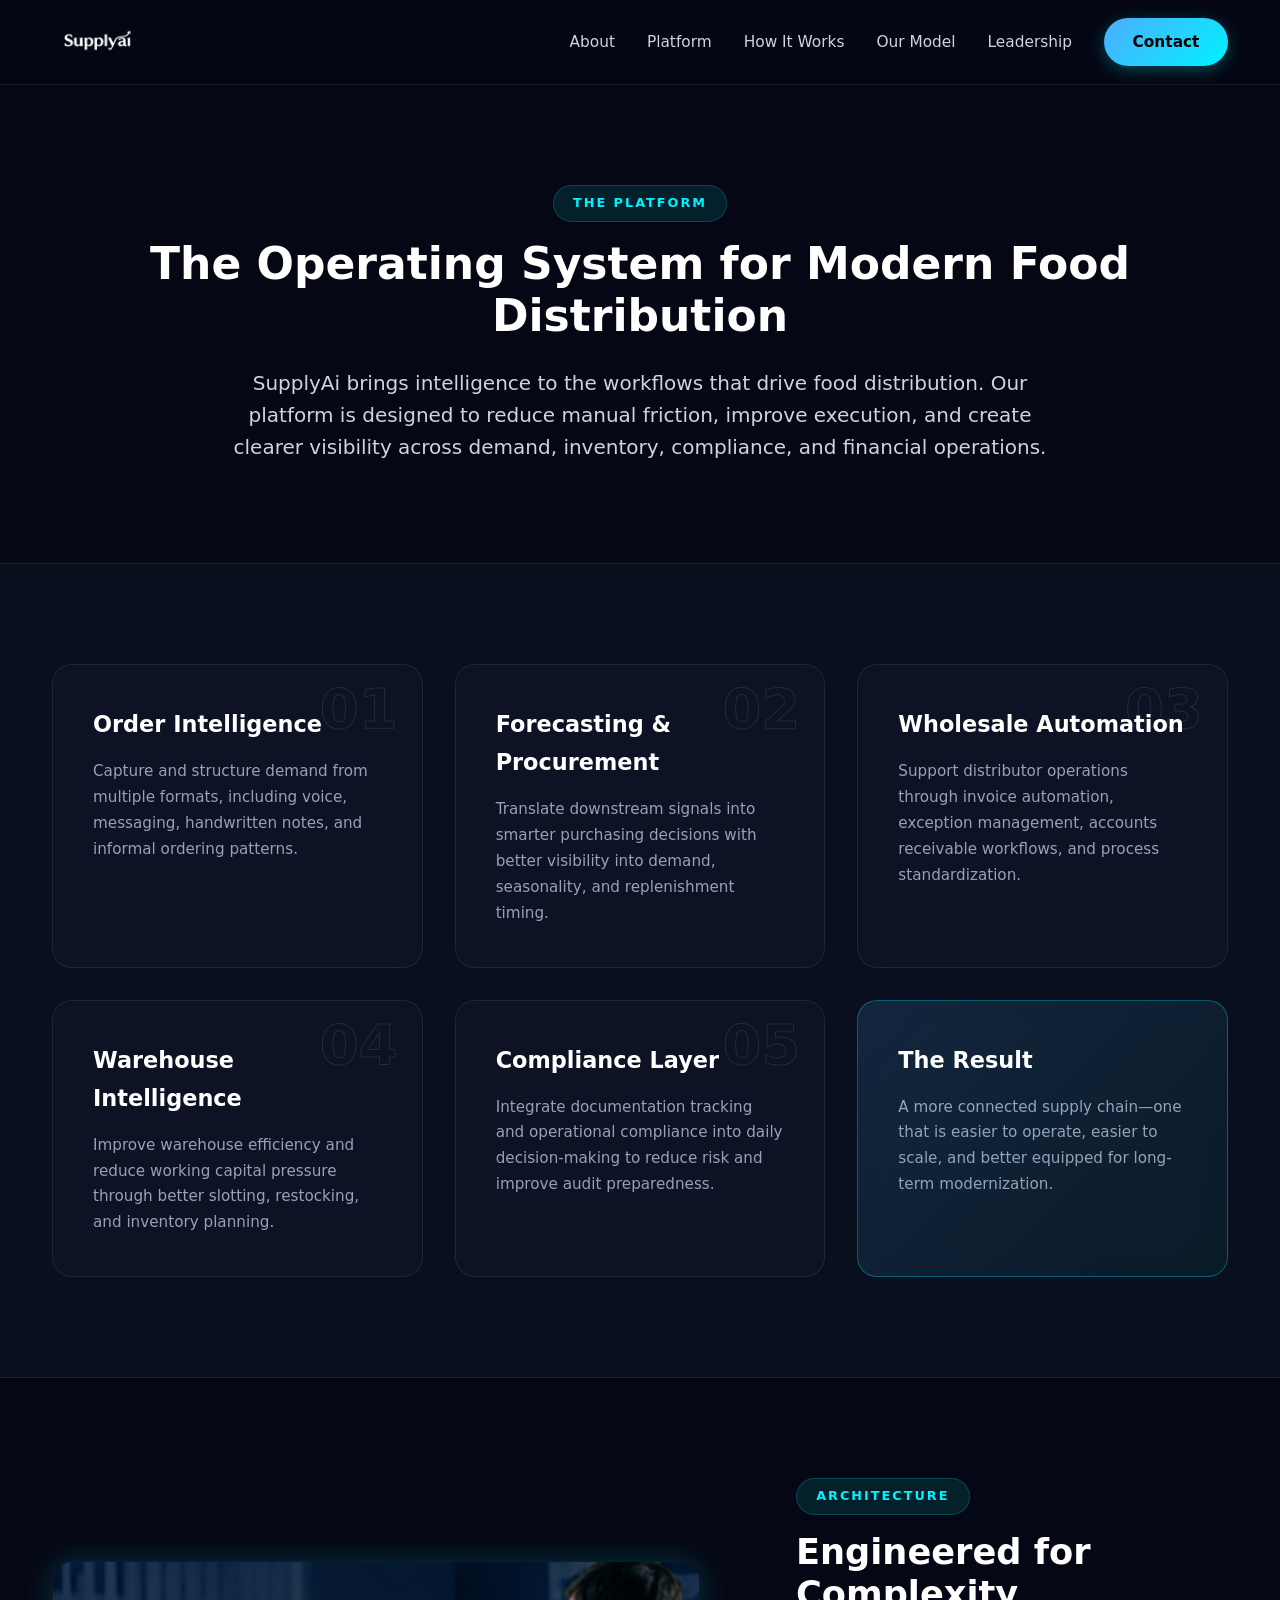
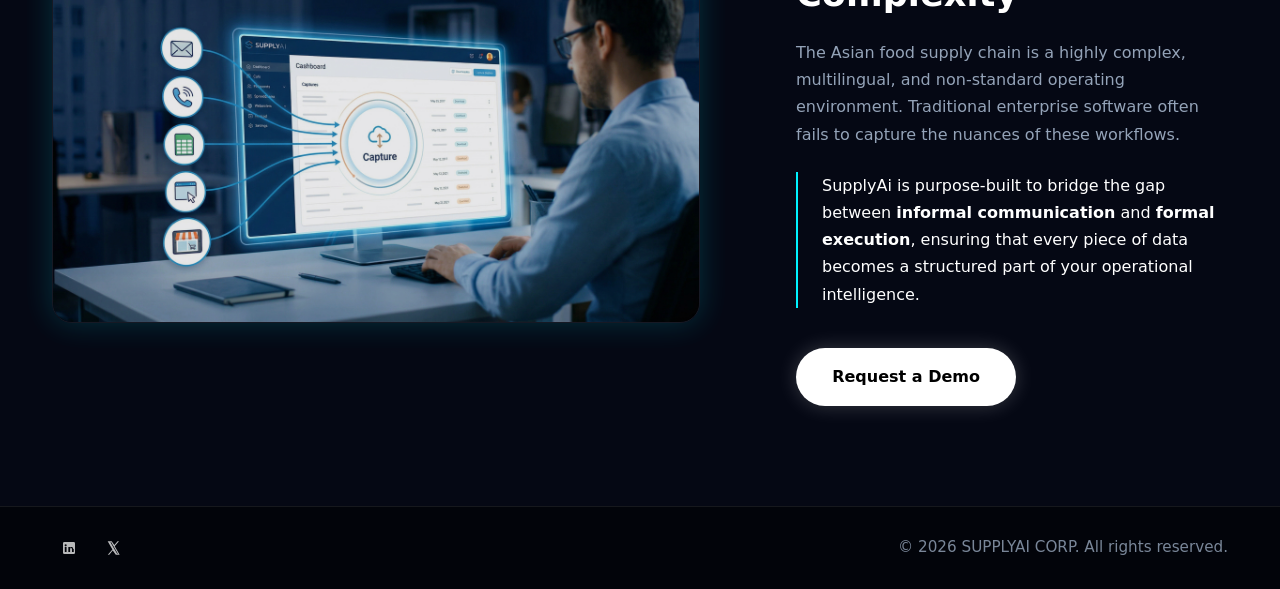
<file: platform.html>
<!DOCTYPE html>
<html lang="en">
<head>
  <meta charset="UTF-8">
  <meta name="viewport" content="width=device-width, initial-scale=1.0">
  <meta name="description" content="SupplyAi is building an AI-native operating system for the Asian food supply chain in North America.">
  <title>SupplyAi | AI-Native Operating System for Food Distribution</title>
  <link rel="stylesheet" href="style.css">
  <link rel="icon" type="image/png" href="favicon.ico" />
</head>
<body>

<header class="main-header">
  <div class="container nav-wrapper">
    <a href="index.html" class="logo" aria-label="SupplyAi Home">
      <img src="icon.png" alt="SupplyAi Logo" class="logo-img">
    </a>

    <nav>
      <ul class="nav-links">
        <li><a href="about.html">About</a></li>
        <li><a href="platform.html">Platform</a></li>
        <li><a href="how-it-works.html">How It Works</a></li>
        <li><a href="model.html">Our Model</a></li>
        <li><a href="leadership.html">Leadership</a></li>
        <li><a href="contact.html" class="nav-cta">Contact</a></li>
      </ul>
    </nav>
  </div>
</header>

<section class="section">
  <div class="container text-center">
    <h2 class="section-label">The Platform</h2>
    <h1 class="section-title">The Operating System for Modern Food Distribution</h1>
    <p class="vision-text">
      SupplyAi brings intelligence to the workflows that drive food distribution. Our platform is designed to reduce manual friction, improve execution, and create clearer visibility across demand, inventory, compliance, and financial operations.
    </p>
  </div>
</section>

<section class="section bg-light">
  <div class="container">
    <div class="grid-capabilities">
      <div class="card"><div class="card-num">01</div><h4>Order Intelligence</h4><p>Capture and structure demand from multiple formats, including voice, messaging, handwritten notes, and informal ordering patterns.</p></div>
      <div class="card"><div class="card-num">02</div><h4>Forecasting & Procurement</h4><p>Translate downstream signals into smarter purchasing decisions with better visibility into demand, seasonality, and replenishment timing.</p></div>
      <div class="card"><div class="card-num">03</div><h4>Wholesale Automation</h4><p>Support distributor operations through invoice automation, exception management, accounts receivable workflows, and process standardization.</p></div>
      <div class="card"><div class="card-num">04</div><h4>Warehouse Intelligence</h4><p>Improve warehouse efficiency and reduce working capital pressure through better slotting, restocking, and inventory planning.</p></div>
      <div class="card"><div class="card-num">05</div><h4>Compliance Layer</h4><p>Integrate documentation tracking and operational compliance into daily decision-making to reduce risk and improve audit preparedness.</p></div>
      <div class="card featured-card"><h4>The Result</h4><p>A more connected supply chain—one that is easier to operate, easier to scale, and better equipped for long-term modernization.</p></div>
    </div>
  </div>
</section>

<section class="section">
  <div class="container hero-grid">
    <div class="hero-image2">
      <img src="platform-dashboard.jpg" alt="SUPPLYAI Operational Dashboard">
    </div>
    <div class="hero-content">
      <span class="section-label">Architecture</span>
      <h3 class="section-title" style="font-size: 2.2rem;">Engineered for Complexity</h3>
      <p style="margin-bottom: 1.5rem;">The Asian food supply chain is a highly complex, multilingual, and non-standard operating environment. Traditional enterprise software often fails to capture the nuances of these workflows.</p>
      <p style="padding-left: 1.5rem; border-left: 2px solid var(--accent-cyan); color: #fff;">SupplyAi is purpose-built to bridge the gap between <strong>informal communication</strong> and <strong>formal execution</strong>, ensuring that every piece of data becomes a structured part of your operational intelligence.</p>
      <div style="margin-top: 2.5rem;">
        <a href="contact.html" class="btn btn-primary">Request a Demo</a>
      </div>
    </div>
  </div>
</section>


<footer class="footer">
  <div class="container footer-grid">
    <div class="footer-social">
      <a href="https://www.linkedin.com/company/supplyai-solutions/?viewAsMember=true"
         target="_blank"
         rel="noopener noreferrer"
         aria-label="LinkedIn">
        <svg viewBox="0 0 24 24" fill="currentColor" class="social-icon" aria-hidden="true">
          <path d="M19 3A2 2 0 0 1 21 5V19A2 2 0 0 1 19 21H5A2 2 0 0 1 3 19V5A2 2 0 0 1 5 3H19ZM8.34 10.67H5.67V18H8.34V10.67ZM7 6.42A1.58 1.58 0 1 0 7 9.58A1.58 1.58 0 1 0 7 6.42ZM18.33 13.53C18.33 11.12 16.86 10.34 15.5 10.34C14.4 10.34 13.91 10.95 13.67 11.38V10.67H11V18H13.67V14.07C13.67 13.03 13.87 12.02 15.16 12.02C16.43 12.02 16.45 13.21 16.45 14.14V18H19.12V13.53H18.33Z"/>
        </svg>
      </a>

      <a href="https://x.com/Supplyaiusa"
         target="_blank"
         rel="noopener noreferrer"
         aria-label="X">
        <svg viewBox="0 0 24 24" fill="currentColor" class="social-icon" aria-hidden="true">
          <path d="M18.9 2H21L14.56 9.36L22 22H16.18L11.62 15.92L6.33 22H4.22L11.11 14.08L4 2H9.97L14.09 7.56L18.9 2ZM18.16 20.73H19.33L9.34 3.2H8.08L18.16 20.73Z"/>
        </svg>
      </a>
    </div>

    <div class="footer-copyright">
      <p>&copy; 2026 SUPPLYAI CORP. All rights reserved.</p>
    </div>
  </div>
</footer>
</body>
</html>
</file>
<file: style.css>
/* =========================================
   SupplyAi - Unified Website Stylesheet
   ========================================= */

/* --- 1. Design Tokens --- */
:root {
  --bg-deep: #050814;
  --bg-soft: #0a0f1d;
  --bg-card: rgba(15, 23, 42, 0.6);

  --accent-cyan: #00f2fe;
  --accent-blue: #4facfe;

  --text-main: #94a3b8;
  --text-heading: #ffffff;
  --glass-border: rgba(255, 255, 255, 0.08);
  --glow-cyan: 0 0 30px rgba(0, 242, 254, 0.2);
  --transition: all 0.35s cubic-bezier(0.16, 1, 0.3, 1);
}

/* --- 2. Reset & Base --- */
* {
  margin: 0;
  padding: 0;
  box-sizing: border-box;
}

html {
  scroll-behavior: smooth;
}

body {
  font-family: 'Inter', -apple-system, BlinkMacSystemFont, 'Segoe UI', system-ui, sans-serif;
  color: var(--text-main);
  line-height: 1.7;
  background-color: var(--bg-deep);
  -webkit-font-smoothing: antialiased;
  overflow-x: hidden;
}

img {
  max-width: 100%;
  display: block;
}

a {
  color: inherit;
}

.container {
  max-width: 1240px;
  margin: 0 auto;
  padding: 0 2rem;
}

.bg-light {
  background-color: var(--bg-soft);
  border-top: 1px solid var(--glass-border);
  border-bottom: 1px solid var(--glass-border);
}

.text-center {
  text-align: center;
}

/* --- 3. Header / Navigation --- */
.main-header {
  position: sticky;
  top: 0;
  z-index: 1000;
  background: rgba(5, 8, 20, 0.86);
  backdrop-filter: blur(16px);
  -webkit-backdrop-filter: blur(16px);
  border-bottom: 1px solid var(--glass-border);
}

.nav-wrapper {
  display: flex;
  justify-content: space-between;
  align-items: center;
  min-height: 84px;
  gap: 32px;
}

.logo {
  display: inline-flex;
  align-items: center;
  flex-shrink: 0;
  text-decoration: none;
  line-height: 0;
  overflow: hidden;
}

.logo-img {
  height: 60px;
  width: auto;
  max-width: none;
  object-fit: contain;
  display: block;
}

.nav-links {
  display: flex;
  align-items: center;
  list-style: none;
  gap: 2rem;
}

.nav-links a {
  color: #cbd5e1;
  text-decoration: none;
  font-size: 0.96rem;
  font-weight: 500;
  transition: var(--transition);
}

.nav-links a:hover,
.nav-links a.active:not(.nav-cta) {
  color: var(--accent-cyan);
  text-shadow: 0 0 15px rgba(0, 242, 254, 0.35);
}

.nav-links .nav-cta {
  display: inline-flex;
  align-items: center;
  justify-content: center;
  min-width: 124px;
  height: 48px;
  padding: 0 1.6rem;
  border-radius: 999px;
  background: linear-gradient(135deg, var(--accent-blue), var(--accent-cyan));
  color: #000 !important;
  font-weight: 700;
  box-shadow: 0 4px 15px rgba(0, 242, 254, 0.28);
  border: none;
}

.nav-links .nav-cta:hover {
  box-shadow: 0 0 25px rgba(0, 242, 254, 0.5);
  transform: translateY(-2px);
}

/* --- 4. Common Typography / Sections / Buttons --- */
.section {
  padding: 100px 0;
}

.section-label {
  color: var(--accent-cyan);
  text-transform: uppercase;
  font-size: 0.8rem;
  font-weight: 800;
  letter-spacing: 2px;
  margin-bottom: 1rem;
  display: inline-block;
  background: rgba(0, 242, 254, 0.1);
  padding: 0.4rem 1.2rem;
  border-radius: 30px;
  border: 1px solid rgba(0, 242, 254, 0.2);
}

.section-title {
  font-size: 2.75rem;
  color: var(--text-heading);
  margin-bottom: 1.5rem;
  font-weight: 700;
  line-height: 1.2;
}

.section-header {
  margin-bottom: 4rem;
}

.vision-text {
  font-size: 1.25rem;
  color: #cbd5e1;
  max-width: 850px;
  margin: 0 auto;
  line-height: 1.6;
}

.cta-group {
  display: flex;
  gap: 1.2rem;
  margin-bottom: 1rem;
  flex-wrap: wrap;
}

.btn {
  padding: 0.9rem 2.2rem;
  border-radius: 50px;
  font-weight: 600;
  text-decoration: none;
  transition: var(--transition);
  font-size: 1rem;
  display: inline-block;
  cursor: pointer;
  border: 1px solid transparent;
}

.btn-primary {
  background: #ffffff;
  color: #000;
  box-shadow: 0 0 20px rgba(255, 255, 255, 0.2);
}

.btn-primary:hover {
  background: #e2e8f0;
  transform: translateY(-2px);
  box-shadow: 0 0 30px rgba(255, 255, 255, 0.35);
}

.btn-secondary {
  border-color: var(--glass-border);
  color: #ffffff;
  background: rgba(255, 255, 255, 0.05);
  backdrop-filter: blur(10px);
}

.btn-secondary:hover {
  border-color: var(--accent-cyan);
  background: rgba(0, 242, 254, 0.08);
}

/* --- 5. Cards --- */
.grid-capabilities {
  display: grid;
  grid-template-columns: repeat(auto-fit, minmax(320px, 1fr));
  gap: 2rem;
}

.card {
  padding: 2.5rem;
  background: var(--bg-card);
  backdrop-filter: blur(12px);
  border: 1px solid var(--glass-border);
  border-radius: 20px;
  transition: var(--transition);
  position: relative;
  overflow: hidden;
}

.card:hover {
  transform: translateY(-8px);
  border-color: var(--accent-blue);
  box-shadow: 0 15px 35px rgba(0, 0, 0, 0.45), inset 0 0 20px rgba(79, 172, 254, 0.05);
}

.card-num {
  font-size: 3.5rem;
  font-weight: 900;
  color: transparent;
  -webkit-text-stroke: 1px rgba(255, 255, 255, 0.1);
  position: absolute;
  top: 1rem;
  right: 1.5rem;
  line-height: 1;
}

.card h4 {
  font-size: 1.4rem;
  color: var(--text-heading);
  margin-bottom: 1rem;
  font-weight: 600;
}

.card p {
  color: var(--text-main);
  font-size: 0.95rem;
}

.featured-card {
  background: linear-gradient(135deg, rgba(79, 172, 254, 0.15), rgba(0, 242, 254, 0.05));
  border-color: rgba(0, 242, 254, 0.3);
}

/* --- 6. Hero & Split Layouts --- */
.hero {
  padding: 120px 0 80px;
}

.hero-grid {
  display: grid;
  grid-template-columns: 1.2fr 0.8fr;
  gap: 6rem;
  align-items: center;
}

.hero-headline {
  font-size: 4.2rem;
  line-height: 1.15;
  margin-bottom: 2rem;
  color: var(--text-heading);
}

.hero-subheadline {
  font-size: 1.25rem;
  line-height: 1.8;
  margin-bottom: 3rem;
  max-width: 90%;
  color: #cbd5e1;
}

.hero-support p {
  margin-top: 3rem;
  padding-top: 1.5rem;
  border-top: 1px solid rgba(255, 255, 255, 0.1);
}

.hero-image img {
  width: 150%;
  border-radius: 20px;
  box-shadow: var(--glow-cyan);
  border: 1px solid var(--glass-border);
  opacity: 0.9;
}

.hero-image2 img {
  width: 100%;
  border-radius: 20px;
  box-shadow: var(--glow-cyan);
  border: 1px solid var(--glass-border);
  opacity: 0.9;
}

/* --- 7. Hologram Effect --- */
.hologram-effect {
  position: relative;
  display: flex;
  justify-content: center;
  align-items: center;
}

.hologram-effect img {
  width: 120%;
  max-width: none;
  border: none;
  box-shadow: none;
  border-radius: 0;
  -webkit-mask-image: radial-gradient(circle, rgba(0, 0, 0, 1) 40%, rgba(0, 0, 0, 0) 75%);
  mask-image: radial-gradient(circle, rgba(0, 0, 0, 1) 40%, rgba(0, 0, 0, 0) 75%);
  animation: float 6s ease-in-out infinite;
}

@keyframes float {
  0% { transform: translateY(0px); }
  50% { transform: translateY(-15px); }
  100% { transform: translateY(0px); }
}

/* --- 8. Hero Metrics Bar --- */
.hero-metrics-bar {
  display: flex;
  justify-content: space-between;
  align-items: center;
  background: rgba(15, 23, 42, 0.4);
  backdrop-filter: blur(12px);
  border: 1px solid var(--glass-border);
  border-radius: 20px;
  padding: 2.5rem 4rem;
  box-shadow: 0 20px 40px rgba(0, 0, 0, 0.45);
}

.metric-item {
  text-align: center;
}

.metric-number {
  font-size: 2.5rem;
  font-weight: 800;
  color: var(--accent-cyan);
  margin-bottom: 0.5rem;
  text-shadow: 0 0 20px rgba(0, 242, 254, 0.3);
}

.metric-text {
  font-size: 0.9rem;
  color: #94a3b8;
  text-transform: uppercase;
  font-weight: 700;
  letter-spacing: 1px;
}

.divider {
  width: 1px;
  height: 50px;
  background: linear-gradient(to bottom, transparent, rgba(255, 255, 255, 0.2), transparent);
}

/* --- 9. Process / How It Works --- */
.process-container {
  position: relative;
  max-width: 1000px;
  margin: 4rem auto;
  padding: 0 20px;
}

.process-container::before {
  content: '';
  position: absolute;
  left: 50%;
  top: 0;
  bottom: 0;
  width: 2px;
  background: linear-gradient(to bottom, transparent, var(--accent-cyan), transparent);
  opacity: 0.3;
  transform: translateX(-50%);
}

.process-step {
  display: flex;
  align-items: center;
  justify-content: space-between;
  margin-bottom: 6rem;
  gap: 4rem;
  position: relative;
  z-index: 2;
}

.process-step:nth-child(even) {
  flex-direction: row-reverse;
}

.process-content {
  flex: 1;
  background: var(--bg-card);
  padding: 2.5rem;
  border-radius: 20px;
  border: 1px solid var(--glass-border);
  backdrop-filter: blur(12px);
  box-shadow: 0 10px 30px rgba(0, 0, 0, 0.45);
  transition: var(--transition);
}

.process-content:hover {
  border-color: var(--accent-cyan);
  transform: translateY(-5px);
  box-shadow: var(--glow-cyan);
}

.process-number {
  font-size: 4rem;
  font-weight: 900;
  color: transparent;
  -webkit-text-stroke: 1px rgba(0, 242, 254, 0.4);
  margin-bottom: 1rem;
  line-height: 1;
}

.process-content h3 {
  font-size: 1.75rem;
  margin-bottom: 1rem;
  color: var(--text-heading);
}

.process-content p {
  font-size: 1.05rem;
  color: var(--text-main);
}

.process-visual {
  flex: 1;
  height: 250px;
  border-radius: 20px;
  display: flex;
  align-items: center;
  justify-content: center;
  border: 1px solid var(--glass-border);
  background: rgba(0, 242, 254, 0.02);
  position: relative;
  overflow: hidden;
  box-shadow: inset 0 0 30px rgba(0, 0, 0, 0.45);
}

.process-visual::after {
  content: '';
  position: absolute;
  width: 200%;
  height: 200%;
  background: conic-gradient(from 0deg, transparent 0 340deg, rgba(0, 242, 254, 0.3) 360deg);
  animation: radar-spin 4s linear infinite;
  opacity: 0.5;
}

@keyframes radar-spin {
  100% { transform: rotate(360deg); }
}

.visual-placeholder {
  font-weight: 700;
  color: var(--accent-cyan);
  text-transform: uppercase;
  letter-spacing: 2px;
  z-index: 1;
  text-shadow: 0 0 10px rgba(0, 242, 254, 0.5);
}

/* --- 10. Forms --- */
input,
select,
textarea {
  width: 100%;
  padding: 1rem;
  border-radius: 12px;
  font-family: inherit;
  font-size: 0.95rem;
  background: rgba(255, 255, 255, 0.03) !important;
  color: #fff !important;
  border: 1px solid var(--glass-border) !important;
  transition: var(--transition);
  margin-top: 0.5rem;
}

input::placeholder,
textarea::placeholder {
  color: rgba(255, 255, 255, 0.3);
}

input:focus,
select:focus,
textarea:focus {
  outline: none;
  border-color: var(--accent-cyan) !important;
  box-shadow: 0 0 15px rgba(0, 242, 254, 0.2);
  background: rgba(0, 242, 254, 0.05) !important;
}

label {
  display: block;
  font-size: 0.9rem;
  font-weight: 600;
  color: #cbd5e1;
}

.contact-form-wrap {
  display: flex;
  justify-content: center;
}

.contact-form-card {
  width: 100%;
  max-width: 760px;
  padding: 3rem;
}

.form-group {
  margin-bottom: 1.5rem;
}

.form-group-last {
  margin-bottom: 2.5rem;
}

.form-row {
  display: grid;
  grid-template-columns: 1fr 1fr;
  gap: 1.5rem;
}

.contact-submit-btn {
  width: 100%;
  font-size: 1.1rem;
}

/* --- 11. Footer --- */
.footer {
  background: #02040a;
  padding: 24px 0;
  border-top: 1px solid var(--glass-border);
}

.footer-grid {
  display: flex;
  justify-content: space-between;
  align-items: center;
  gap: 20px;
}

.footer-social {
  display: flex;
  align-items: center;
  gap: 10px;
}

.footer-social a {
  display: inline-flex;
  align-items: center;
  justify-content: center;
  width: 34px;
  height: 34px;
  border-radius: 10px;
  background: transparent;
  color: rgba(255, 255, 255, 0.72);
  text-decoration: none;
  transition: var(--transition);
}

.footer-social a:hover {
  color: #22d3ee;
  background: rgba(255, 255, 255, 0.05);
}

.social-icon {
  width: 16px;
  height: 16px;
}

.footer-copyright {
  margin-left: auto;
}

.footer-copyright p {
  margin: 0;
  color: rgba(148, 163, 184, 0.82);
  font-size: 0.95rem;
  text-align: right;
}

/* --- 12. Leadership Page --- */
.leadership-grid {
  display: grid;
  grid-template-columns: repeat(2, 1fr);
  gap: 3rem;
}

.executive-card {
  display: flex;
  gap: 2rem;
  align-items: flex-start;
  background: rgba(15, 23, 42, 0.4);
  backdrop-filter: blur(12px);
  border: 1px solid var(--glass-border);
  border-radius: 24px;
  padding: 3rem 2.5rem;
  transition: var(--transition);
  position: relative;
  overflow: hidden;
}

.executive-card::before {
  content: '';
  position: absolute;
  top: 0;
  left: 0;
  right: 0;
  height: 2px;
  background: linear-gradient(90deg, transparent, var(--accent-cyan), transparent);
  opacity: 0;
  transition: var(--transition);
}

.executive-card:hover {
  transform: translateY(-5px);
  background: rgba(15, 23, 42, 0.7);
  box-shadow: 0 20px 40px rgba(0, 0, 0, 0.55);
  border-color: rgba(0, 242, 254, 0.2);
}

.executive-card:hover::before {
  opacity: 1;
}

.exec-avatar {
  width: 70px;
  height: 70px;
  flex-shrink: 0;
  border-radius: 50%;
  display: flex;
  align-items: center;
  justify-content: center;
  font-size: 2rem;
  font-weight: 800;
  color: #fff;
  background: linear-gradient(135deg, rgba(79, 172, 254, 0.2), rgba(0, 242, 254, 0.05));
  border: 1px solid rgba(0, 242, 254, 0.3);
  box-shadow: inset 0 0 20px rgba(0, 242, 254, 0.1), 0 0 15px rgba(0, 242, 254, 0.15);
  text-shadow: 0 0 10px rgba(255, 255, 255, 0.5);
}

.exec-info {
  flex: 1;
}

.exec-badge {
  display: inline-block;
  color: var(--accent-cyan);
  font-size: 0.75rem;
  font-weight: 700;
  letter-spacing: 2px;
  text-transform: uppercase;
  margin-bottom: 0.8rem;
  background: rgba(0, 242, 254, 0.08);
  padding: 0.3rem 0.8rem;
  border-radius: 4px;
  border: 1px solid rgba(0, 242, 254, 0.15);
}

.exec-name {
  font-size: 1.8rem;
  color: #fff;
  margin-bottom: 1rem;
  font-weight: 700;
  letter-spacing: -0.02em;
}

.exec-bio {
  color: #94a3b8;
  font-size: 0.95rem;
  line-height: 1.7;
}

/* --- 13. Model Page --- */
.model-grid {
  display: grid;
  grid-template-columns: repeat(2, 1fr);
  gap: 2.5rem;
}

.model-card {
  position: relative;
  background: rgba(15, 23, 42, 0.5);
  backdrop-filter: blur(16px);
  border: 1px solid var(--glass-border);
  border-radius: 20px;
  padding: 3.5rem 2.5rem;
  overflow: hidden;
  transition: all 0.5s cubic-bezier(0.2, 0.8, 0.2, 1);
  cursor: pointer;
  z-index: 1;
}

.model-bg-glow {
  position: absolute;
  top: -50px;
  right: -50px;
  width: 200px;
  height: 200px;
  background: radial-gradient(circle at top right, rgba(0, 242, 254, 0.2), transparent 60%);
  z-index: -1;
  transition: all 0.5s ease;
  opacity: 0.5;
}

.model-card:hover {
  transform: translateY(-8px) scale(1.02);
  border-color: rgba(0, 242, 254, 0.4);
  box-shadow: 0 20px 40px rgba(0, 0, 0, 0.55), inset 0 0 30px rgba(0, 242, 254, 0.05);
  background: rgba(15, 23, 42, 0.8);
}

.model-card:hover .model-bg-glow {
  transform: scale(1.5);
  opacity: 1;
}

.model-card::after {
  content: "";
  position: absolute;
  top: 0;
  left: -150%;
  width: 50%;
  height: 100%;
  background: linear-gradient(to right, transparent, rgba(255, 255, 255, 0.1), transparent);
  transform: skewX(-25deg);
  transition: 0.7s ease-in-out;
  z-index: 2;
  pointer-events: none;
}

.model-card:hover::after {
  left: 200%;
}

.model-watermark {
  position: absolute;
  bottom: -10px;
  right: 10px;
  font-size: 8rem;
  font-weight: 900;
  color: transparent;
  -webkit-text-stroke: 2px rgba(255, 255, 255, 0.03);
  z-index: -1;
  line-height: 1;
  transition: all 0.5s ease;
}

.model-card:hover .model-watermark {
  -webkit-text-stroke: 2px rgba(0, 242, 254, 0.15);
  transform: translateY(-10px);
}

.neon-indicator {
  width: 8px;
  height: 8px;
  border-radius: 50%;
  background: var(--accent-cyan);
  box-shadow: 0 0 10px var(--accent-cyan);
  display: inline-block;
  margin-right: 12px;
  margin-bottom: 4px;
}

.model-title {
  display: flex;
  align-items: center;
  font-size: 1.6rem;
  color: #fff;
  margin-bottom: 1rem;
  font-weight: 700;
  letter-spacing: -0.02em;
}

.model-content p {
  color: #94a3b8;
  font-size: 1.05rem;
  line-height: 1.7;
}

/* --- 14. Responsive --- */
@media (max-width: 1024px) {
  .nav-wrapper {
    gap: 20px;
  }

  .nav-links {
    gap: 1.3rem;
  }

  .logo-img {
    height: 54px;
  }

  .hero-grid {
    grid-template-columns: 1fr;
    gap: 3.5rem;
    text-align: center;
  }

  .hero-subheadline {
    max-width: 100%;
  }

  .hologram-effect img {
    width: 100%;
    -webkit-mask-image: radial-gradient(circle, rgba(0, 0, 0, 1) 50%, rgba(0, 0, 0, 0) 85%);
    mask-image: radial-gradient(circle, rgba(0, 0, 0, 1) 50%, rgba(0, 0, 0, 0) 85%);
  }

  .hero-metrics-bar {
    flex-direction: column;
    gap: 2rem;
    padding: 2rem;
  }

  .divider {
    width: 50px;
    height: 1px;
    background: linear-gradient(to right, transparent, rgba(255, 255, 255, 0.2), transparent);
  }

  .process-container::before {
    left: 20px;
  }

  .process-step,
  .process-step:nth-child(even) {
    flex-direction: column;
    text-align: left;
    gap: 2rem;
  }

  .leadership-grid,
  .model-grid {
    grid-template-columns: 1fr;
    gap: 2rem;
  }

  .executive-card {
    flex-direction: column;
    align-items: center;
    text-align: center;
    padding: 2.5rem 1.5rem;
  }
}

@media (max-width: 768px) {
  .section {
    padding: 72px 0;
  }

  .container {
    padding: 0 1.25rem;
  }

  .main-header {
    position: static;
  }

  .nav-wrapper {
    min-height: auto;
    padding: 14px 0;
    flex-direction: column;
    gap: 14px;
  }

  .logo-img {
    height: 46px;
  }

  .nav-links {
    flex-wrap: wrap;
    justify-content: center;
    gap: 14px 18px;
  }

  .nav-links a {
    font-size: 0.92rem;
  }

  .nav-links .nav-cta {
    min-width: 108px;
    height: 42px;
    padding: 0 1.15rem;
  }

  .section-title {
    font-size: 2.1rem;
  }

  .hero-headline {
    font-size: 2.7rem;
  }

  .hero-subheadline {
    font-size: 1.08rem;
    line-height: 1.75;
  }

  .cta-group {
    justify-content: center;
  }

  .grid-capabilities {
    grid-template-columns: 1fr;
  }

  .contact-form-card {
    padding: 2rem;
  }

  .form-row {
    grid-template-columns: 1fr;
    gap: 0;
  }

  .footer-grid {
    flex-direction: column;
    align-items: center;
    gap: 14px;
  }

  .footer-copyright {
    margin-left: 0;
  }

  .footer-copyright p {
    text-align: center;
  }
}
</file>
